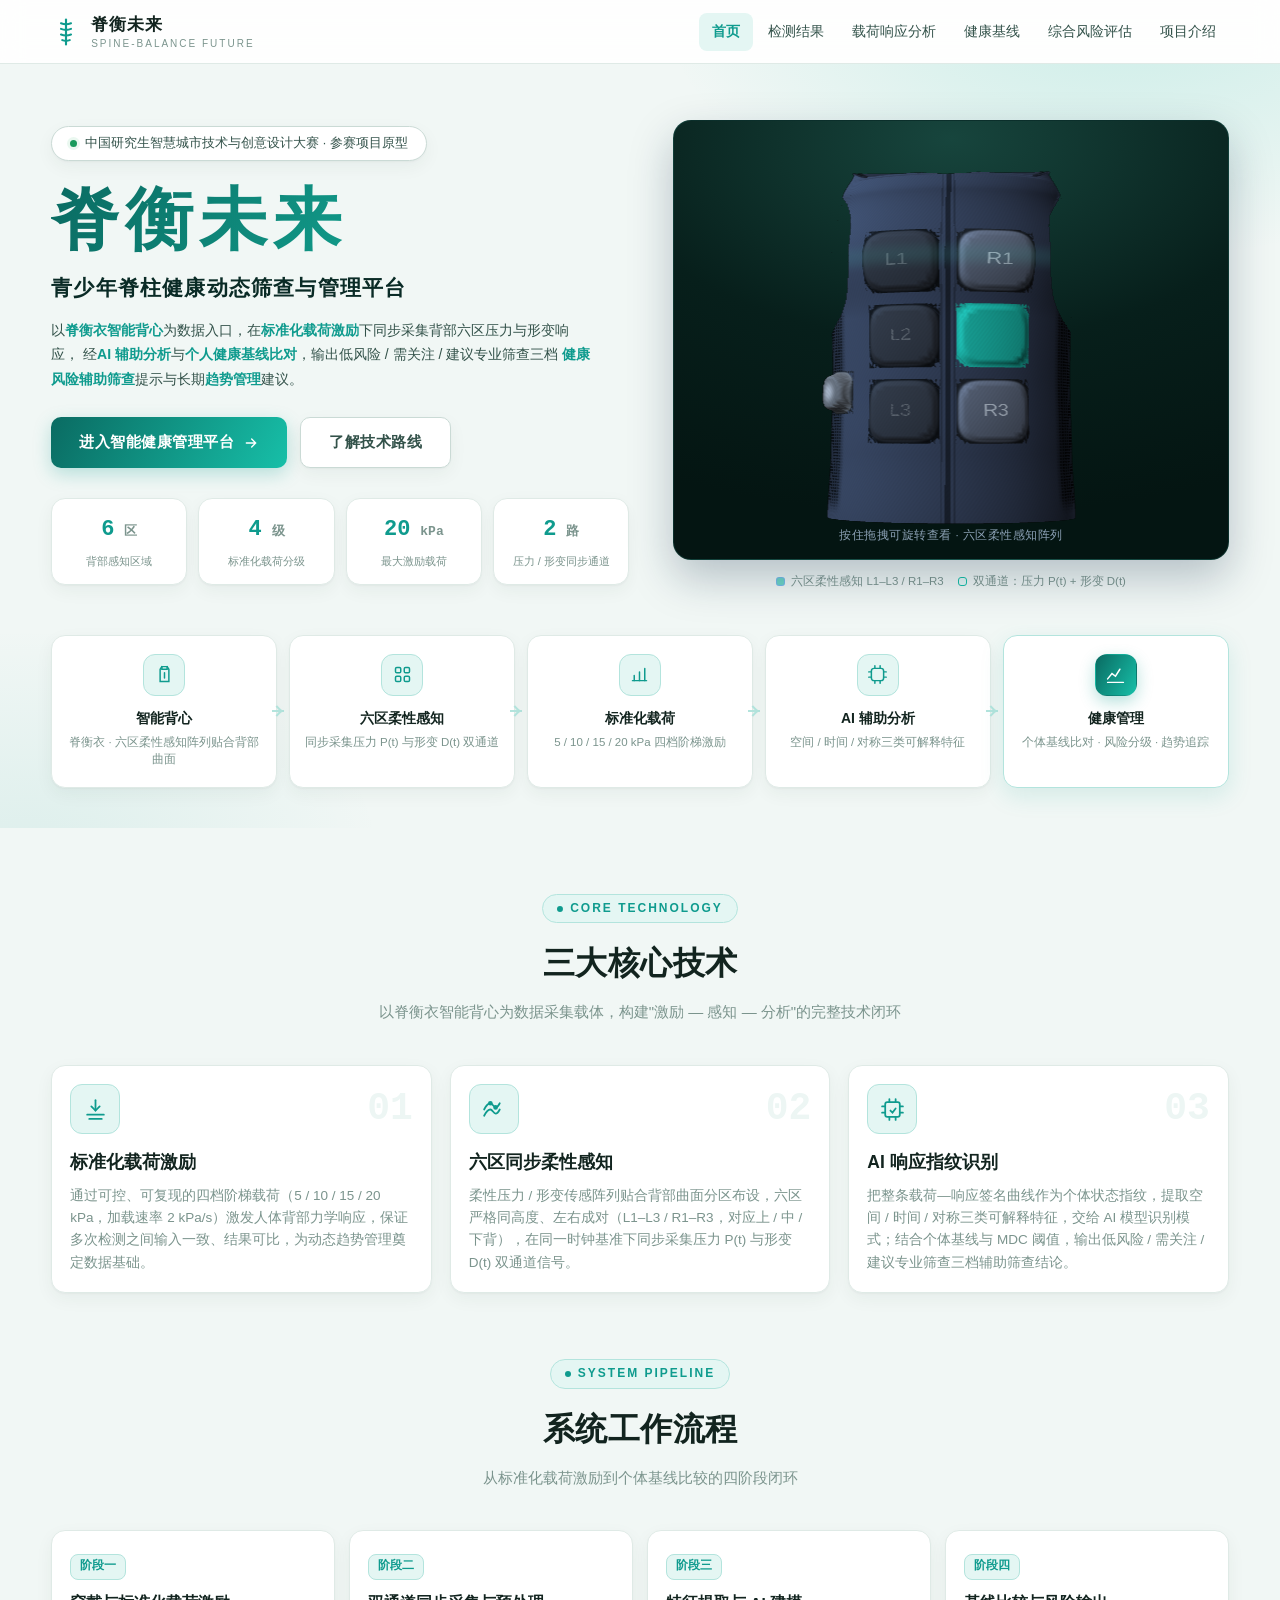
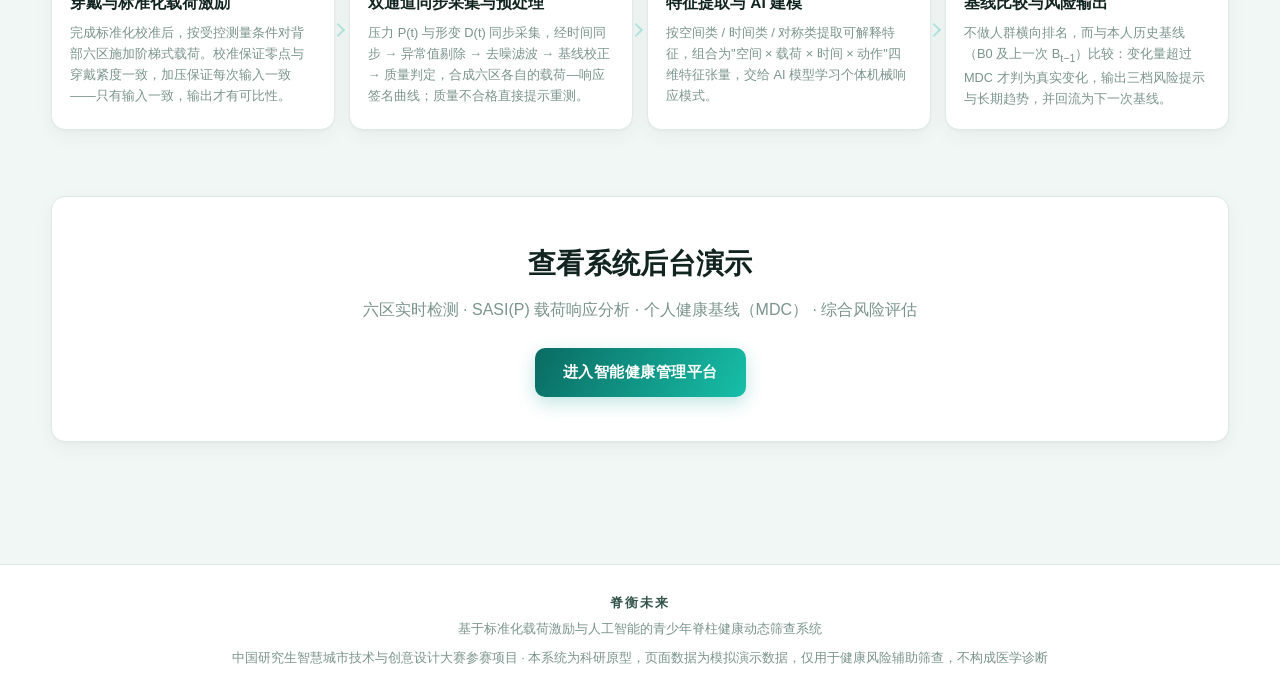
<file: index.html>
<!DOCTYPE html>
<html lang="zh-CN">
<head>
  <meta charset="UTF-8" />
  <meta name="viewport" content="width=device-width, initial-scale=1.0" />
  <title>脊衡未来 — 基于标准化载荷激励与人工智能的青少年脊柱健康动态筛查系统</title>
  <link rel="stylesheet" href="style.css?v=20261019h" />
</head>
<body data-page="home">

  <header class="nav">
    <div class="container nav-inner">
      <a class="brand" href="index.html">
        <svg viewBox="0 0 24 24" fill="none" stroke="#0f9b8e" stroke-width="1.7" stroke-linecap="round">
          <path d="M12 2v20"/><path d="M8 5c2.5 1 5.5 1 8 0"/><path d="M8 9.5c2.5 1 5.5 1 8 0"/>
          <path d="M8 14c2.5 1 5.5 1 8 0"/><path d="M9 18.5c2 .8 4 .8 6 0"/>
        </svg>
        <span><span class="brand-name">脊衡未来</span><span class="brand-sub">SPINE-BALANCE FUTURE</span></span>
      </a>
      <nav class="nav-links">
        <a href="index.html" data-page="home">首页</a>
        <a href="dashboard.html" data-page="result">检测结果</a>
        <a href="analysis.html" data-page="analysis">载荷响应分析</a>
        <a href="baseline.html" data-page="baseline">健康基线</a>
        <a href="report.html" data-page="report">综合风险评估</a>
        <a href="about.html" data-page="about">项目介绍</a>
      </nav>
      <button class="nav-toggle" aria-label="菜单"><span></span><span></span><span></span></button>
    </div>
  </header>

  <main>
    <!-- ============ 首屏：品牌 + 3D 智能背心 ============ -->
    <section class="hero2">
      <div class="container hero2-inner">
        <div class="hero2-copy">
          <div class="hero-badge"><span class="dot"></span>中国研究生智慧城市技术与创意设计大赛 · 参赛项目原型</div>
          <h1>脊衡未来</h1>
          <div class="hero2-sub">青少年脊柱健康动态筛查与管理平台</div>
          <p class="hero2-desc">
            以<b>脊衡衣智能背心</b>为数据入口，在<b>标准化载荷激励</b>下同步采集背部六区压力与形变响应，
            经<b>AI 辅助分析</b>与<b>个人健康基线比对</b>，输出低风险 / 需关注 / 建议专业筛查三档
            <b>健康风险辅助筛查</b>提示与长期<b>趋势管理</b>建议。
          </p>
          <div class="hero2-actions">
            <a class="btn" href="dashboard.html">
              进入智能健康管理平台
              <svg width="16" height="16" viewBox="0 0 24 24" fill="none" stroke="#fff" stroke-width="2" stroke-linecap="round"><path d="M5 12h14M13 6l6 6-6 6"/></svg>
            </a>
            <a class="btn ghost" href="about.html">了解技术路线</a>
          </div>
          <div class="hero2-metrics">
            <div class="stat"><div class="num" data-target="6" data-suffix=" 区"></div><div class="lbl">背部感知区域</div></div>
            <div class="stat"><div class="num" data-target="4" data-suffix=" 级"></div><div class="lbl">标准化载荷分级</div></div>
            <div class="stat"><div class="num" data-target="20" data-suffix=" kPa"></div><div class="lbl">最大激励载荷</div></div>
            <div class="stat"><div class="num" data-target="2" data-suffix=" 路"></div><div class="lbl">压力 / 形变同步通道</div></div>
          </div>
        </div>

        <div class="hero2-visual">
          <div class="vest-stage" id="vestStage">
            <canvas class="v-canvas" id="vestCanvas" role="img"
                    aria-label="六区柔性感知背心三维模型，可拖拽旋转"></canvas>
            <div class="v-hint">按住拖拽可旋转查看 · 六区柔性感知阵列</div>
          </div>
          <div class="v-legend">
            <span><i></i>六区柔性感知 L1–L3 / R1–R3</span>
            <span><i class="t"></i>双通道：压力 P(t) + 形变 D(t)</span>
          </div>
        </div>
      </div>

      <!-- 五步视觉流程 -->
      <div class="container">
        <div class="pipeline" id="pipeline">
          <div class="pipe-step">
            <div class="pi"><svg viewBox="0 0 24 24" fill="none" stroke-width="1.7" stroke-linecap="round"><path d="M9 3l-2 3v14h10V6l-2-3"/><path d="M9 3h6v3H9z"/><path d="M12 10v6"/></svg></div>
            <h4>智能背心</h4>
            <p>脊衡衣 · 六区柔性感知阵列贴合背部曲面</p>
          </div>
          <div class="pipe-step">
            <div class="pi"><svg viewBox="0 0 24 24" fill="none" stroke-width="1.7" stroke-linecap="round"><rect x="4" y="4" width="6" height="6" rx="1.5"/><rect x="14" y="4" width="6" height="6" rx="1.5"/><rect x="4" y="14" width="6" height="6" rx="1.5"/><rect x="14" y="14" width="6" height="6" rx="1.5"/></svg></div>
            <h4>六区柔性感知</h4>
            <p>同步采集压力 P(t) 与形变 D(t) 双通道</p>
          </div>
          <div class="pipe-step">
            <div class="pi"><svg viewBox="0 0 24 24" fill="none" stroke-width="1.7" stroke-linecap="round"><path d="M4 19h16"/><path d="M6 19V13"/><path d="M12 19V9"/><path d="M18 19V5"/></svg></div>
            <h4>标准化载荷</h4>
            <p>5 / 10 / 15 / 20 kPa 四档阶梯激励</p>
          </div>
          <div class="pipe-step">
            <div class="pi"><svg viewBox="0 0 24 24" fill="none" stroke-width="1.7" stroke-linecap="round"><rect x="5" y="5" width="14" height="14" rx="3"/><path d="M9 2v3M15 2v3M9 19v3M15 19v3M2 9h3M2 15h3M19 9h3M19 15h3"/></svg></div>
            <h4>AI 辅助分析</h4>
            <p>空间 / 时间 / 对称三类可解释特征</p>
          </div>
          <div class="pipe-step">
            <div class="pi"><svg viewBox="0 0 24 24" fill="none" stroke-width="1.7" stroke-linecap="round"><path d="M3 17l5-6 4 3 5-8"/><path d="M3 21h18"/></svg></div>
            <h4>健康管理</h4>
            <p>个体基线比对 · 风险分级 · 趋势追踪</p>
          </div>
        </div>
      </div>
    </section>

    <section class="section container">
      <div class="section-head reveal">
        <span class="tag">CORE TECHNOLOGY</span>
        <h2>三大核心技术</h2>
        <p>以脊衡衣智能背心为数据采集载体，构建"激励 — 感知 — 分析"的完整技术闭环</p>
      </div>
      <div class="tech-grid">
        <div class="card tech-card hoverable reveal">
          <span class="no">01</span>
          <div class="tech-icon">
            <svg viewBox="0 0 24 24" fill="none" stroke-width="1.7" stroke-linecap="round"><path d="M12 3v10"/><path d="M8 9l4 4 4-4"/><path d="M4 17h16"/><path d="M6 21h12"/></svg>
          </div>
          <h3>标准化载荷激励</h3>
          <p>通过可控、可复现的四档阶梯载荷（5 / 10 / 15 / 20 kPa，加载速率 2 kPa/s）激发人体背部力学响应，保证多次检测之间输入一致、结果可比，为动态趋势管理奠定数据基础。</p>
        </div>
        <div class="card tech-card hoverable reveal d1">
          <span class="no">02</span>
          <div class="tech-icon">
            <svg viewBox="0 0 24 24" fill="none" stroke-width="1.7" stroke-linecap="round"><path d="M3 12c2-4 4-6 6-6s3 4 5 4 3-2 4-4"/><path d="M3 18c2-4 4-6 6-6s3 4 5 4 3-2 4-4"/><circle cx="9" cy="6" r="1.4"/><circle cx="14" cy="10" r="1.4"/></svg>
          </div>
          <h3>六区同步柔性感知</h3>
          <p>柔性压力 / 形变传感阵列贴合背部曲面分区布设，六区严格同高度、左右成对（L1–L3 / R1–R3，对应上 / 中 / 下背），在同一时钟基准下同步采集压力 P(t) 与形变 D(t) 双通道信号。</p>
        </div>
        <div class="card tech-card hoverable reveal d2">
          <span class="no">03</span>
          <div class="tech-icon">
            <svg viewBox="0 0 24 24" fill="none" stroke-width="1.7" stroke-linecap="round"><rect x="5" y="5" width="14" height="14" rx="2"/><path d="M9 2v3M15 2v3M9 19v3M15 19v3M2 9h3M2 15h3M19 9h3M19 15h3"/><path d="M10 13l2 2 3-4"/></svg>
          </div>
          <h3>AI 响应指纹识别</h3>
          <p>把整条载荷—响应签名曲线作为个体状态指纹，提取空间 / 时间 / 对称三类可解释特征，交给 AI 模型识别模式；结合个体基线与 MDC 阈值，输出低风险 / 需关注 / 建议专业筛查三档辅助筛查结论。</p>
        </div>
      </div>
    </section>

    <section class="section container" style="padding-top:0">
      <div class="section-head reveal">
        <span class="tag">SYSTEM PIPELINE</span>
        <h2>系统工作流程</h2>
        <p>从标准化载荷激励到个体基线比较的四阶段闭环</p>
      </div>
      <div class="flow">
        <div class="flow-step reveal">
          <span class="fs-no">阶段一</span>
          <h4>穿戴与标准化载荷激励</h4>
          <p>完成标准化校准后，按受控测量条件对背部六区施加阶梯式载荷。校准保证零点与穿戴紧度一致，加压保证每次输入一致——只有输入一致，输出才有可比性。</p>
        </div>
        <div class="flow-step reveal d1">
          <span class="fs-no">阶段二</span>
          <h4>双通道同步采集与预处理</h4>
          <p>压力 P(t) 与形变 D(t) 同步采集，经时间同步 → 异常值剔除 → 去噪滤波 → 基线校正 → 质量判定，合成六区各自的载荷—响应签名曲线；质量不合格直接提示重测。</p>
        </div>
        <div class="flow-step reveal d2">
          <span class="fs-no">阶段三</span>
          <h4>特征提取与 AI 建模</h4>
          <p>按空间类 / 时间类 / 对称类提取可解释特征，组合为"空间 × 载荷 × 时间 × 动作"四维特征张量，交给 AI 模型学习个体机械响应模式。</p>
        </div>
        <div class="flow-step reveal d3">
          <span class="fs-no">阶段四</span>
          <h4>基线比较与风险输出</h4>
          <p>不做人群横向排名，而与本人历史基线（B0 及上一次 B<sub>t−1</sub>）比较：变化量超过 MDC 才判为真实变化，输出三档风险提示与长期趋势，并回流为下一次基线。</p>
        </div>
      </div>
    </section>

    <section class="section container" style="text-align:center;padding-top:0">
      <div class="card reveal" style="padding:44px 24px">
        <h2 style="font-size:clamp(20px,3vw,28px);margin-bottom:10px">查看系统后台演示</h2>
        <p style="color:#7b948d;margin-bottom:24px">六区实时检测 · SASI(P) 载荷响应分析 · 个人健康基线（MDC） · 综合风险评估</p>
        <a class="btn" href="dashboard.html">进入智能健康管理平台</a>
      </div>
    </section>
  </main>

  <footer class="footer">
    <div class="container">
      <div class="f-title">脊衡未来</div>
      <p>基于标准化载荷激励与人工智能的青少年脊柱健康动态筛查系统</p>
      <p style="margin-top:8px">中国研究生智慧城市技术与创意设计大赛参赛项目 · 本系统为科研原型，页面数据为模拟演示数据，仅用于健康风险辅助筛查，不构成医学诊断</p>
    </div>
  </footer>

  <script src="echarts.min.js"></script>
  <script src="script.js?v=20261019r"></script>
</body>
</html>
</file>
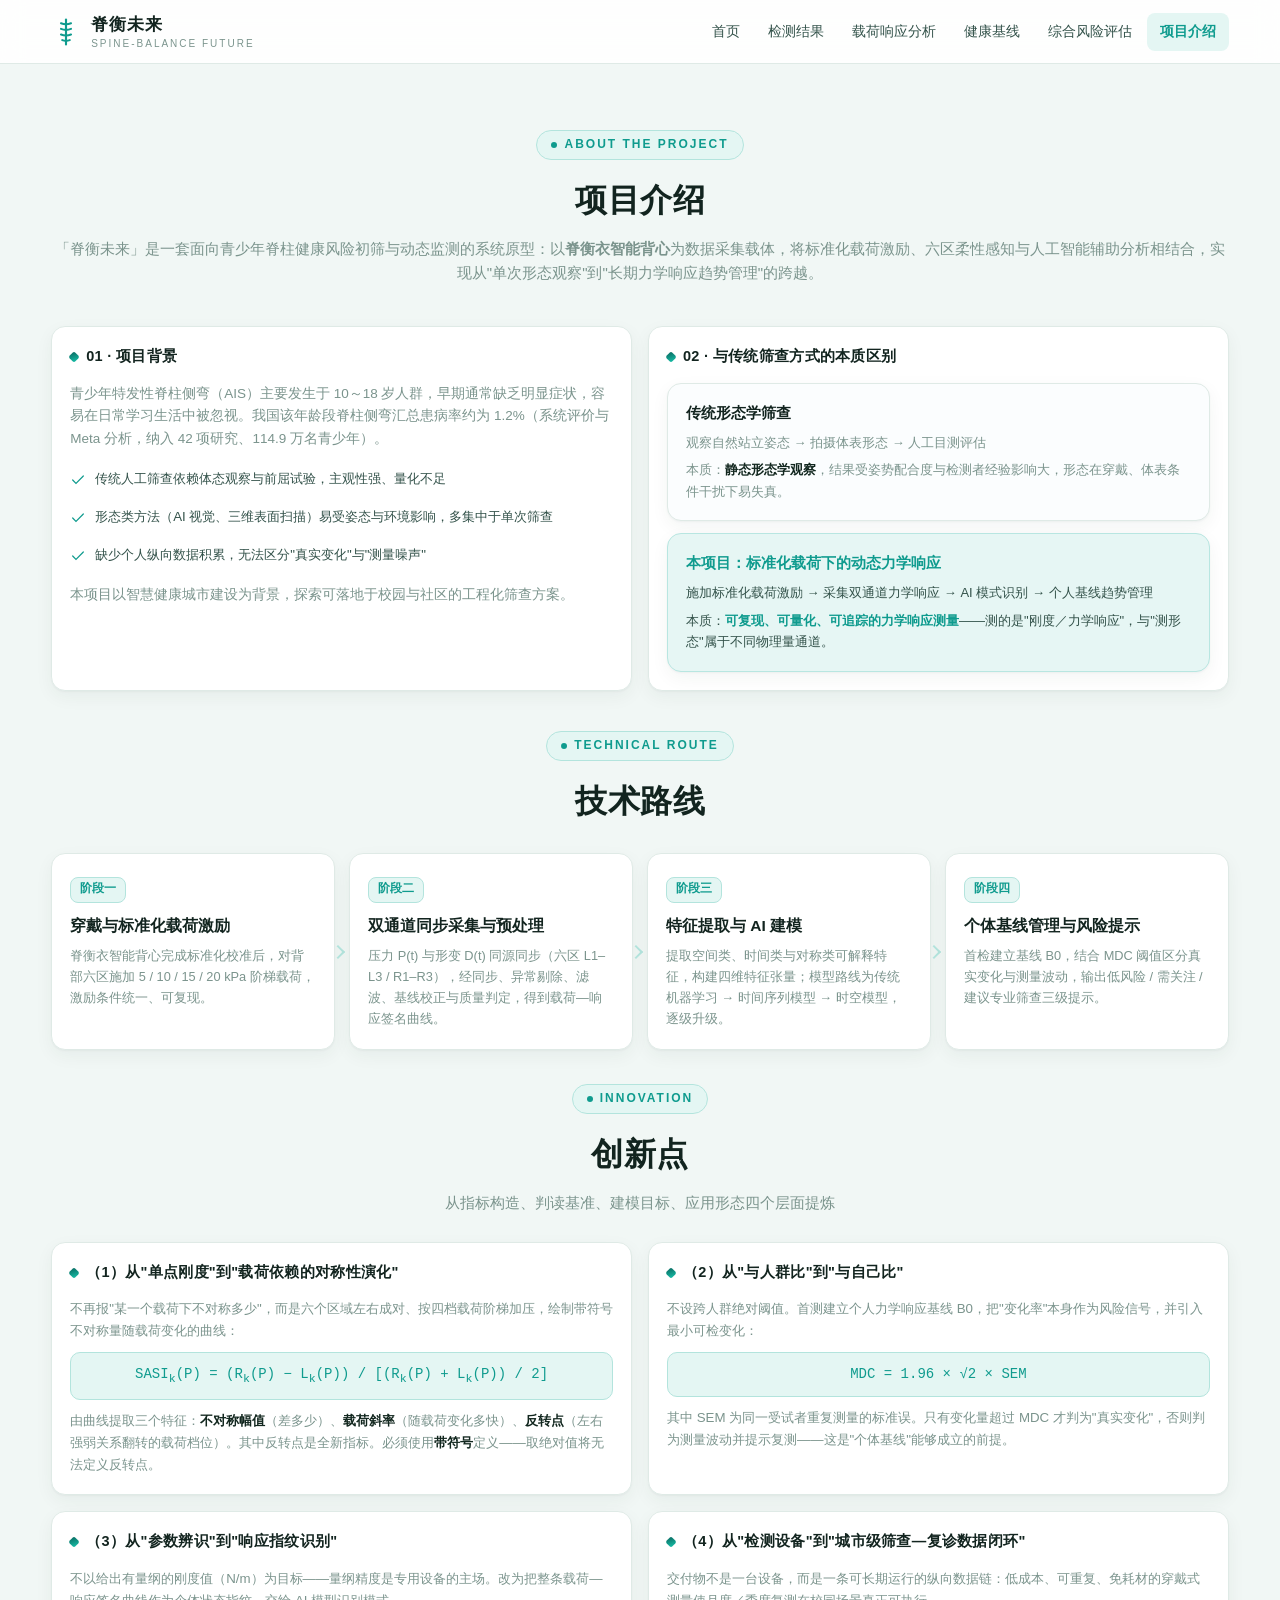
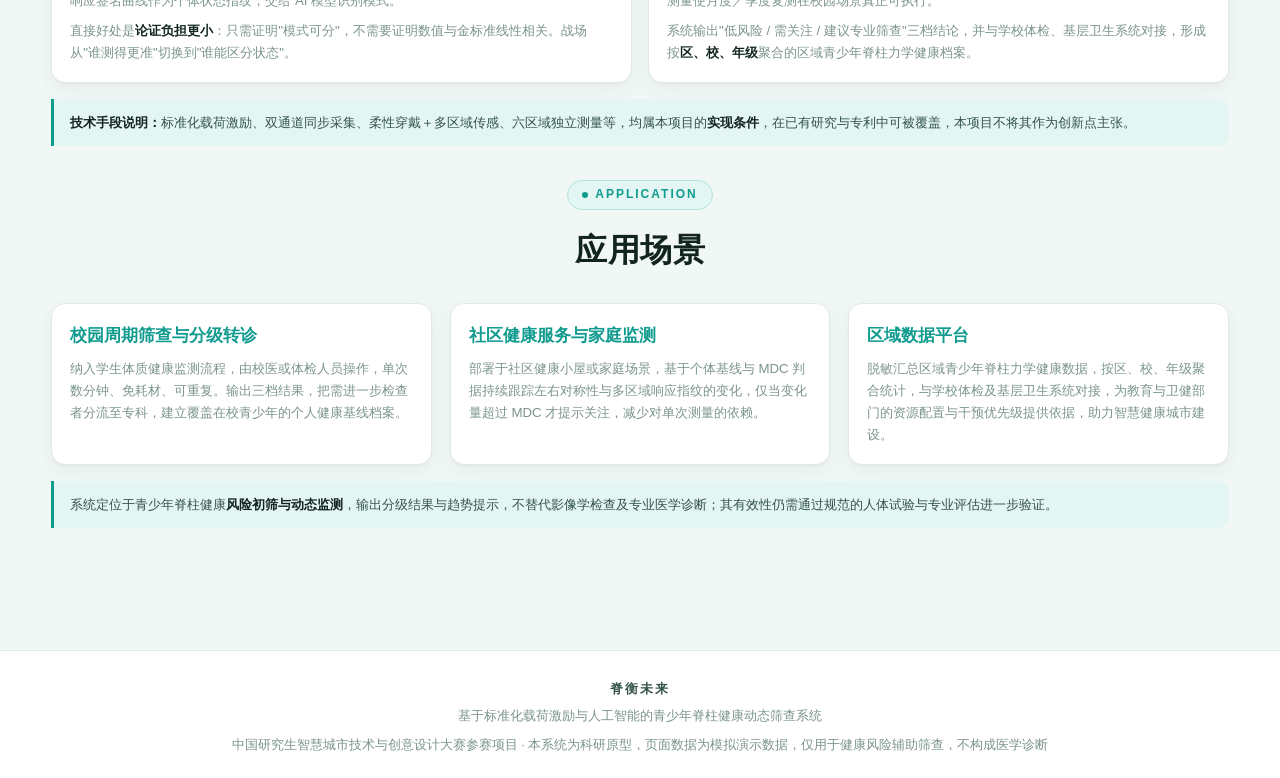
<file: about.html>
<!DOCTYPE html>
<html lang="zh-CN">
<head>
  <meta charset="UTF-8" />
  <meta name="viewport" content="width=device-width, initial-scale=1.0" />
  <title>项目介绍 — 脊衡未来</title>
  <link rel="stylesheet" href="style.css?v=20261019h" />
</head>
<body data-page="about">

  <header class="nav">
    <div class="container nav-inner">
      <a class="brand" href="index.html">
        <svg viewBox="0 0 24 24" fill="none" stroke="#0f9b8e" stroke-width="1.7" stroke-linecap="round">
          <path d="M12 2v20"/><path d="M8 5c2.5 1 5.5 1 8 0"/><path d="M8 9.5c2.5 1 5.5 1 8 0"/>
          <path d="M8 14c2.5 1 5.5 1 8 0"/><path d="M9 18.5c2 .8 4 .8 6 0"/>
        </svg>
        <span><span class="brand-name">脊衡未来</span><span class="brand-sub">SPINE-BALANCE FUTURE</span></span>
      </a>
      <nav class="nav-links">
        <a href="index.html" data-page="home">首页</a>
        <a href="dashboard.html" data-page="result">检测结果</a>
        <a href="analysis.html" data-page="analysis">载荷响应分析</a>
        <a href="baseline.html" data-page="baseline">健康基线</a>
        <a href="report.html" data-page="report">综合风险评估</a>
        <a href="about.html" data-page="about">项目介绍</a>
      </nav>
      <button class="nav-toggle" aria-label="菜单"><span></span><span></span><span></span></button>
    </div>
  </header>

  <main class="container">
    <section class="section" style="padding-bottom:0">
      <div class="section-head reveal">
        <span class="tag">ABOUT THE PROJECT</span>
        <h2>项目介绍</h2>
        <p>「脊衡未来」是一套面向青少年脊柱健康风险初筛与动态监测的系统原型：以<b>脊衡衣智能背心</b>为数据采集载体，将标准化载荷激励、六区柔性感知与人工智能辅助分析相结合，实现从"单次形态观察"到"长期力学响应趋势管理"的跨越。</p>
      </div>
    </section>

    <section class="split-2" style="padding-bottom:16px">
      <div class="card reveal">
        <div class="card-head"><span class="dot"></span><h3>01 · 项目背景</h3></div>
        <p style="font-size:13.5px;color:#7b948d">青少年特发性脊柱侧弯（AIS）主要发生于 10～18 岁人群，早期通常缺乏明显症状，容易在日常学习生活中被忽视。我国该年龄段脊柱侧弯汇总患病率约为 1.2%（系统评价与 Meta 分析，纳入 42 项研究、114.9 万名青少年）。</p>
        <ul class="advice" style="margin-top:10px">
          <li><svg viewBox="0 0 24 24" fill="none" stroke-width="1.8" stroke-linecap="round"><path d="M20 6L9 17l-5-5"/></svg>传统人工筛查依赖体态观察与前屈试验，主观性强、量化不足</li>
          <li><svg viewBox="0 0 24 24" fill="none" stroke-width="1.8" stroke-linecap="round"><path d="M20 6L9 17l-5-5"/></svg>形态类方法（AI 视觉、三维表面扫描）易受姿态与环境影响，多集中于单次筛查</li>
          <li><svg viewBox="0 0 24 24" fill="none" stroke-width="1.8" stroke-linecap="round"><path d="M20 6L9 17l-5-5"/></svg>缺少个人纵向数据积累，无法区分"真实变化"与"测量噪声"</li>
        </ul>
        <p style="font-size:13.5px;color:#7b948d;margin-top:10px">本项目以智慧健康城市建设为背景，探索可落地于校园与社区的工程化筛查方案。</p>
      </div>

      <div class="card reveal d1">
        <div class="card-head"><span class="dot"></span><h3>02 · 与传统筛查方式的本质区别</h3></div>
        <div class="card" style="background:#fbfdfe;margin-bottom:12px">
          <h4 style="font-size:14.5px;margin-bottom:6px">传统形态学筛查</h4>
          <p style="font-size:13px;color:#7b948d">观察自然站立姿态 → 拍摄体表形态 → 人工目测评估</p>
          <p style="font-size:13px;color:#7b948d;margin-top:6px">本质：<b style="color:#12271f">静态形态学观察</b>，结果受姿势配合度与检测者经验影响大，形态在穿戴、体表条件干扰下易失真。</p>
        </div>
        <div class="card" style="background:#e6f6f4;border-color:#b8e6e1">
          <h4 style="font-size:14.5px;margin-bottom:6px;color:#0f9b8e">本项目：标准化载荷下的动态力学响应</h4>
          <p style="font-size:13px;color:#33524a">施加标准化载荷激励 → 采集双通道力学响应 → AI 模式识别 → 个人基线趋势管理</p>
          <p style="font-size:13px;color:#33524a;margin-top:6px">本质：<b style="color:#0f9b8e">可复现、可量化、可追踪的力学响应测量</b>——测的是"刚度／力学响应"，与"测形态"属于不同物理量通道。</p>
        </div>
      </div>
    </section>

    <section class="section" style="padding-top:24px;padding-bottom:0">
      <div class="section-head reveal" style="margin-bottom:26px">
        <span class="tag">TECHNICAL ROUTE</span>
        <h2>技术路线</h2>
      </div>
      <div class="flow">
        <div class="flow-step reveal">
          <span class="fs-no">阶段一</span>
          <h4>穿戴与标准化载荷激励</h4>
          <p>脊衡衣智能背心完成标准化校准后，对背部六区施加 5 / 10 / 15 / 20 kPa 阶梯载荷，激励条件统一、可复现。</p>
        </div>
        <div class="flow-step reveal d1">
          <span class="fs-no">阶段二</span>
          <h4>双通道同步采集与预处理</h4>
          <p>压力 P(t) 与形变 D(t) 同源同步（六区 L1–L3 / R1–R3），经同步、异常剔除、滤波、基线校正与质量判定，得到载荷—响应签名曲线。</p>
        </div>
        <div class="flow-step reveal d2">
          <span class="fs-no">阶段三</span>
          <h4>特征提取与 AI 建模</h4>
          <p>提取空间类、时间类与对称类可解释特征，构建四维特征张量；模型路线为传统机器学习 → 时间序列模型 → 时空模型，逐级升级。</p>
        </div>
        <div class="flow-step reveal d3">
          <span class="fs-no">阶段四</span>
          <h4>个体基线管理与风险提示</h4>
          <p>首检建立基线 B0，结合 MDC 阈值区分真实变化与测量波动，输出低风险 / 需关注 / 建议专业筛查三级提示。</p>
        </div>
      </div>
    </section>

    <section class="section" style="padding-top:34px;padding-bottom:0">
      <div class="section-head reveal" style="margin-bottom:26px">
        <span class="tag">INNOVATION</span>
        <h2>创新点</h2>
        <p>从指标构造、判读基准、建模目标、应用形态四个层面提炼</p>
      </div>
      <div class="split-2">
        <div class="card reveal">
          <div class="card-head"><span class="dot"></span><h3>（1）从"单点刚度"到"载荷依赖的对称性演化"</h3></div>
          <p style="font-size:13.3px;color:#7b948d">不再报"某一个载荷下不对称多少"，而是六个区域左右成对、按四档载荷阶梯加压，绘制带符号不对称量随载荷变化的曲线：</p>
          <div class="mono" style="text-align:center;font-size:14px;color:#0f9b8e;background:#e4f6f3;border:1px solid #b3e4dd;border-radius:10px;padding:10px;margin:10px 0">
            SASI<sub>k</sub>(P) = (R<sub>k</sub>(P) − L<sub>k</sub>(P)) / [(R<sub>k</sub>(P) + L<sub>k</sub>(P)) / 2]
          </div>
          <p style="font-size:13.3px;color:#7b948d">由曲线提取三个特征：<b style="color:#12271f">不对称幅值</b>（差多少）、<b style="color:#12271f">载荷斜率</b>（随载荷变化多快）、<b style="color:#12271f">反转点</b>（左右强弱关系翻转的载荷档位）。其中反转点是全新指标。必须使用<b style="color:#12271f">带符号</b>定义——取绝对值将无法定义反转点。</p>
        </div>

        <div class="card reveal d1">
          <div class="card-head"><span class="dot"></span><h3>（2）从"与人群比"到"与自己比"</h3></div>
          <p style="font-size:13.3px;color:#7b948d">不设跨人群绝对阈值。首测建立个人力学响应基线 B0，把"变化率"本身作为风险信号，并引入最小可检变化：</p>
          <div class="mono" style="text-align:center;font-size:14px;color:#0f9b8e;background:#e4f6f3;border:1px solid #b3e4dd;border-radius:10px;padding:10px;margin:10px 0">
            MDC = 1.96 × √2 × SEM
          </div>
          <p style="font-size:13.3px;color:#7b948d">其中 SEM 为同一受试者重复测量的标准误。只有变化量超过 MDC 才判为"真实变化"，否则判为测量波动并提示复测——这是"个体基线"能够成立的前提。</p>
        </div>

        <div class="card reveal">
          <div class="card-head"><span class="dot"></span><h3>（3）从"参数辨识"到"响应指纹识别"</h3></div>
          <p style="font-size:13.3px;color:#7b948d">不以给出有量纲的刚度值（N/m）为目标——量纲精度是专用设备的主场。改为把整条载荷—响应签名曲线作为个体状态指纹，交给 AI 模型识别模式。</p>
          <p style="font-size:13.3px;color:#7b948d;margin-top:8px">直接好处是<b style="color:#12271f">论证负担更小</b>：只需证明"模式可分"，不需要证明数值与金标准线性相关。战场从"谁测得更准"切换到"谁能区分状态"。</p>
        </div>

        <div class="card reveal d1">
          <div class="card-head"><span class="dot"></span><h3>（4）从"检测设备"到"城市级筛查—复诊数据闭环"</h3></div>
          <p style="font-size:13.3px;color:#7b948d">交付物不是一台设备，而是一条可长期运行的纵向数据链：低成本、可重复、免耗材的穿戴式测量使月度／季度复测在校园场景真正可执行。</p>
          <p style="font-size:13.3px;color:#7b948d;margin-top:8px">系统输出"低风险 / 需关注 / 建议专业筛查"三档结论，并与学校体检、基层卫生系统对接，形成按<b style="color:#12271f">区、校、年级</b>聚合的区域青少年脊柱力学健康档案。</p>
        </div>
      </div>

      <div class="note reveal" style="margin-top:16px">
        <b>技术手段说明：</b>标准化载荷激励、双通道同步采集、柔性穿戴＋多区域传感、六区域独立测量等，均属本项目的<b>实现条件</b>，在已有研究与专利中可被覆盖，本项目不将其作为创新点主张。
      </div>
    </section>

    <section class="section" style="padding-top:34px">
      <div class="section-head reveal" style="margin-bottom:26px">
        <span class="tag">APPLICATION</span>
        <h2>应用场景</h2>
      </div>
      <div class="tech-grid">
        <div class="card hoverable reveal">
          <h3 style="font-size:17px;color:#0f9b8e">校园周期筛查与分级转诊</h3>
          <p style="font-size:13.3px;color:#7b948d;margin-top:8px">纳入学生体质健康监测流程，由校医或体检人员操作，单次数分钟、免耗材、可重复。输出三档结果，把需进一步检查者分流至专科，建立覆盖在校青少年的个人健康基线档案。</p>
        </div>
        <div class="card hoverable reveal d1">
          <h3 style="font-size:17px;color:#0f9b8e">社区健康服务与家庭监测</h3>
          <p style="font-size:13.3px;color:#7b948d;margin-top:8px">部署于社区健康小屋或家庭场景，基于个体基线与 MDC 判据持续跟踪左右对称性与多区域响应指纹的变化，仅当变化量超过 MDC 才提示关注，减少对单次测量的依赖。</p>
        </div>
        <div class="card hoverable reveal d2">
          <h3 style="font-size:17px;color:#0f9b8e">区域数据平台</h3>
          <p style="font-size:13.3px;color:#7b948d;margin-top:8px">脱敏汇总区域青少年脊柱力学健康数据，按区、校、年级聚合统计，与学校体检及基层卫生系统对接，为教育与卫健部门的资源配置与干预优先级提供依据，助力智慧健康城市建设。</p>
        </div>
      </div>

      <div class="note reveal" style="margin-top:16px">
        系统定位于青少年脊柱健康<b>风险初筛与动态监测</b>，输出分级结果与趋势提示，不替代影像学检查及专业医学诊断；其有效性仍需通过规范的人体试验与专业评估进一步验证。
      </div>
    </section>
  </main>

  <footer class="footer">
    <div class="container">
      <div class="f-title">脊衡未来</div>
      <p>基于标准化载荷激励与人工智能的青少年脊柱健康动态筛查系统</p>
      <p style="margin-top:8px">中国研究生智慧城市技术与创意设计大赛参赛项目 · 本系统为科研原型，页面数据为模拟演示数据，仅用于健康风险辅助筛查，不构成医学诊断</p>
    </div>
  </footer>

  <script src="echarts.min.js"></script>
  <script src="script.js?v=20261019r"></script>
</body>
</html>
</file>
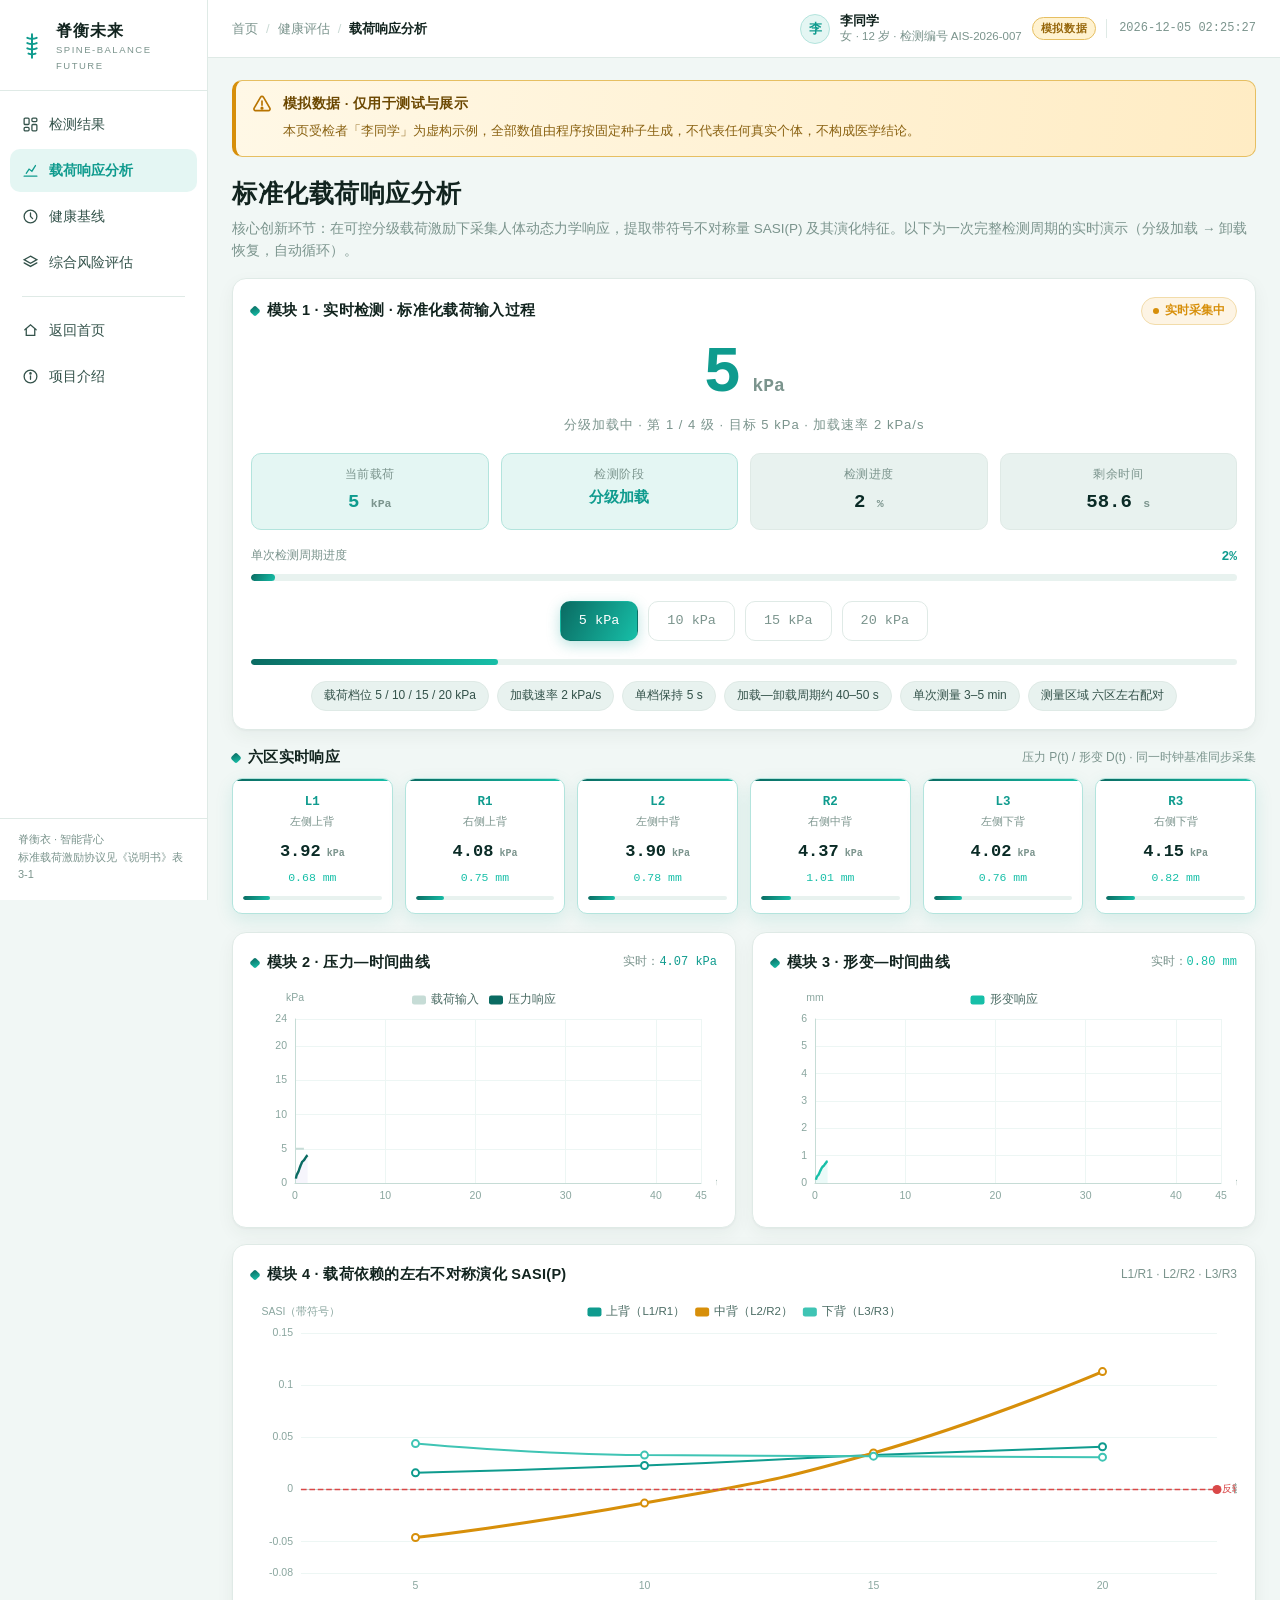
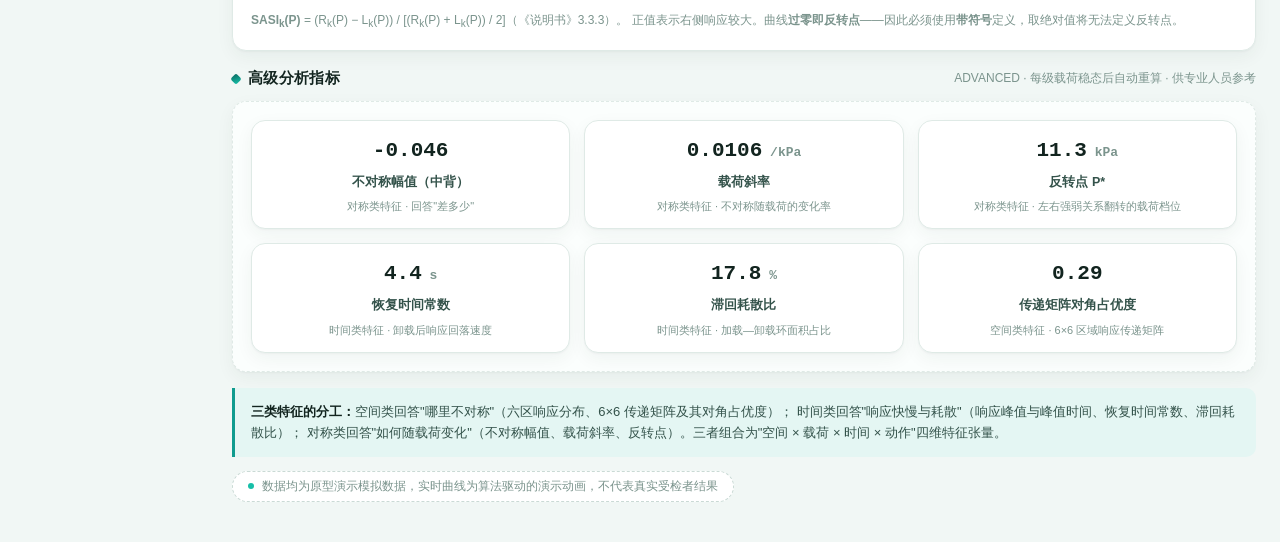
<file: analysis.html>
<!DOCTYPE html>
<html lang="zh-CN">
<head>
  <meta charset="UTF-8" />
  <meta name="viewport" content="width=device-width, initial-scale=1.0" />
  <title>载荷响应分析 — 脊衡未来</title>
  <link rel="stylesheet" href="style.css?v=20261019h" />
</head>
<body data-page="analysis">

<div class="app">
  <aside class="side">
    <div class="side-brand">
      <svg viewBox="0 0 24 24" fill="none" stroke="#0f9b8e" stroke-width="1.7" stroke-linecap="round">
        <path d="M12 2v20"/><path d="M8 5c2.5 1 5.5 1 8 0"/><path d="M8 9.5c2.5 1 5.5 1 8 0"/>
        <path d="M8 14c2.5 1 5.5 1 8 0"/><path d="M9 18.5c2 .8 4 .8 6 0"/>
      </svg>
      <span><span class="t">脊衡未来</span><span class="s">SPINE-BALANCE FUTURE</span></span>
    </div>
    <nav class="side-nav">
      <a class="side-link" href="dashboard.html" data-page="result">
        <svg viewBox="0 0 24 24" fill="none" stroke-width="1.8" stroke-linecap="round"><rect x="3" y="3" width="7" height="9" rx="1.5"/><rect x="14" y="3" width="7" height="5" rx="1.5"/><rect x="14" y="12" width="7" height="9" rx="1.5"/><rect x="3" y="16" width="7" height="5" rx="1.5"/></svg>
        检测结果
      </a>
      <a class="side-link" href="analysis.html" data-page="analysis">
        <svg viewBox="0 0 24 24" fill="none" stroke-width="1.8" stroke-linecap="round"><path d="M3 20h18"/><path d="M6 16l4-6 4 3 5-8"/></svg>
        载荷响应分析
      </a>
      <a class="side-link" href="baseline.html" data-page="baseline">
        <svg viewBox="0 0 24 24" fill="none" stroke-width="1.8" stroke-linecap="round"><circle cx="12" cy="12" r="9"/><path d="M12 7v5l3 3"/></svg>
        健康基线
      </a>
      <a class="side-link" href="report.html" data-page="report">
        <svg viewBox="0 0 24 24" fill="none" stroke-width="1.8" stroke-linecap="round"><path d="M12 3l9 5-9 5-9-5 9-5z"/><path d="M21 12.5L12 17.5 3 12.5"/></svg>
        综合风险评估
      </a>
      <div class="side-sep"></div>
      <a class="side-link" href="index.html" data-page="home">
        <svg viewBox="0 0 24 24" fill="none" stroke-width="1.8" stroke-linecap="round"><path d="M4 11l8-7 8 7"/><path d="M6 10v9h12v-9"/></svg>
        返回首页
      </a>
      <a class="side-link" href="about.html" data-page="about">
        <svg viewBox="0 0 24 24" fill="none" stroke-width="1.8" stroke-linecap="round"><circle cx="12" cy="12" r="9"/><path d="M12 11v5"/><circle cx="12" cy="7.6" r=".9" fill="currentColor"/></svg>
        项目介绍
      </a>
    </nav>
    <div class="side-foot">脊衡衣 · 智能背心<br/>标准载荷激励协议见《说明书》表 3-1</div>
  </aside>

  <div class="main">
    <header class="topbar">
      <div class="crumb"><span>首页</span><span class="sep">/</span><span>健康评估</span><span class="sep">/</span><b>载荷响应分析</b></div>
      <div class="user-chip">
        <span class="avatar">李</span>
        <span class="meta"><b>李同学</b><span>女 · 12 岁 · 检测编号 AIS-2026-007</span></span>
        <span class="sim-chip">模拟数据</span>
        <span class="clock" data-clock>--</span>
      </div>
    </header>

    <div class="content">
      <!-- 模拟数据标注：本页为虚构示例，仅用于测试展示 -->
      <div class="sim-banner" role="note">
        <svg class="sim-ico" viewBox="0 0 24 24" fill="none" stroke="currentColor" stroke-width="2" stroke-linecap="round" aria-hidden="true">
          <path d="M10.3 3.8L2.6 17a2 2 0 001.7 3h15.4a2 2 0 001.7-3L13.7 3.8a2 2 0 00-3.4 0z"/><path d="M12 8.5v5"/><circle cx="12" cy="17" r=".9" fill="currentColor"/>
        </svg>
        <div>
          <b>模拟数据 · 仅用于测试与展示</b>
          <span>本页受检者「李同学」为虚构示例，全部数值由程序按固定种子生成，不代表任何真实个体，不构成医学结论。</span>
        </div>
      </div>

      <div class="page-title reveal">
        <h1>标准化载荷响应分析</h1>
        <p>核心创新环节：在可控分级载荷激励下采集人体动态力学响应，提取带符号不对称量 SASI(P) 及其演化特征。以下为一次完整检测周期的实时演示（分级加载 → 卸载恢复，自动循环）。</p>
      </div>

      <!-- 模块 1：实时检测 -->
      <section>
        <div class="card reveal">
          <div class="card-head">
            <span class="dot"></span><h3>模块 1 · 实时检测 · 标准化载荷输入过程</h3>
            <span class="right"><span class="pill warn" style="margin:0">实时采集中</span></span>
          </div>
          <div class="load-now" id="loadNow">0<small> kPa</small></div>
          <div class="load-label" id="loadLabel">分级加载准备中…</div>

          <div class="live-tags">
            <div class="live-tag on"><div class="k">当前载荷</div><div class="v" id="liveLoad">0 <small>kPa</small></div></div>
            <div class="live-tag on"><div class="k">检测阶段</div><div class="v" id="livePhase" style="font-size:15px">分级加载</div></div>
            <div class="live-tag"><div class="k">检测进度</div><div class="v" id="liveProg">0 <small>%</small></div></div>
            <div class="live-tag"><div class="k">剩余时间</div><div class="v" id="liveRemain">-- <small>s</small></div></div>
          </div>

          <div class="live-prog">
            <div class="lp-top"><span>单次检测周期进度</span><b id="liveProgTxt">0%</b></div>
            <div class="lp-bar" id="liveProgBar"><i></i></div>
          </div>

          <div class="load-steps">
            <span class="load-step">5 kPa</span>
            <span class="load-step">10 kPa</span>
            <span class="load-step">15 kPa</span>
            <span class="load-step">20 kPa</span>
          </div>
          <div class="load-bar" id="loadBar"><i></i></div>
          <div class="param-row">
            <span>载荷档位 5 / 10 / 15 / 20 kPa</span>
            <span>加载速率 2 kPa/s</span>
            <span>单档保持 5 s</span>
            <span>加载—卸载周期约 40–50 s</span>
            <span>单次测量 3–5 min</span>
            <span>测量区域 六区左右配对</span>
          </div>
        </div>
      </section>

      <!-- 六区实时响应 -->
      <section style="margin-top:16px">
        <div class="card-head reveal" style="margin-bottom:10px">
          <span class="dot"></span>
          <h3>六区实时响应</h3>
          <span class="right">压力 P(t) / 形变 D(t) · 同一时钟基准同步采集</span>
        </div>
        <div class="live-grid" id="liveGrid"></div>
      </section>

      <!-- 模块 2 / 3 -->
      <section class="split-2" style="margin-top:16px">
        <div class="card reveal">
          <div class="card-head">
            <span class="dot"></span><h3>模块 2 · 压力—时间曲线</h3>
            <span class="right">实时：<span class="mono" id="rtPressure" style="color:#0f9b8e">--</span></span>
          </div>
          <div id="pressureChart" class="chart-sm"></div>
        </div>
        <div class="card reveal d1">
          <div class="card-head">
            <span class="dot"></span><h3>模块 3 · 形变—时间曲线</h3>
            <span class="right">实时：<span class="mono" id="rtDeform" style="color:#17bfa8">--</span></span>
          </div>
          <div id="deformChart" class="chart-sm"></div>
        </div>
      </section>

      <!-- 模块 4：SASI(P) -->
      <section style="margin-top:16px">
        <div class="card reveal">
          <div class="card-head">
            <span class="dot"></span>
            <h3>模块 4 · 载荷依赖的左右不对称演化 SASI(P)</h3>
            <span class="right">L1/R1 · L2/R2 · L3/R3</span>
          </div>
          <div id="sasiChart" class="chart"></div>
          <div class="card-note" id="sasiNote"></div>
        </div>
      </section>

      <!-- 高级分析指标 -->
      <section style="margin-top:16px">
        <div class="card-head reveal" style="margin-bottom:10px">
          <span class="dot"></span>
          <h3>高级分析指标</h3>
          <span class="right">ADVANCED · 每级载荷稳态后自动重算 · 供专业人员参考</span>
        </div>
        <div class="card adv-panel reveal">
          <div class="feat-row">
          <div class="card feat-card reveal">
            <div class="fc-val" id="fAmp">--</div>
            <div class="fc-lbl">不对称幅值（中背）</div>
            <div class="fc-note">对称类特征 · 回答"差多少"</div>
          </div>
          <div class="card feat-card reveal d1">
            <div class="fc-val" id="fSlope">--</div>
            <div class="fc-lbl">载荷斜率</div>
            <div class="fc-note">对称类特征 · 不对称随载荷的变化率</div>
          </div>
          <div class="card feat-card reveal d2">
            <div class="fc-val" id="fCross">--</div>
            <div class="fc-lbl">反转点 P*</div>
            <div class="fc-note">对称类特征 · 左右强弱关系翻转的载荷档位</div>
          </div>
          <div class="card feat-card reveal">
            <div class="fc-val" id="fRec">--</div>
            <div class="fc-lbl">恢复时间常数</div>
            <div class="fc-note">时间类特征 · 卸载后响应回落速度</div>
          </div>
          <div class="card feat-card reveal d1">
            <div class="fc-val" id="fHyst">--</div>
            <div class="fc-lbl">滞回耗散比</div>
            <div class="fc-note">时间类特征 · 加载—卸载环面积占比</div>
          </div>
          <div class="card feat-card reveal d2">
            <div class="fc-val" id="fDom">--</div>
            <div class="fc-lbl">传递矩阵对角占优度</div>
            <div class="fc-note">空间类特征 · 6×6 区域响应传递矩阵</div>
          </div>
          </div>
        </div>
        <div class="note reveal" style="margin-top:16px">
          <b>三类特征的分工：</b>空间类回答"哪里不对称"（六区响应分布、6×6 传递矩阵及其对角占优度）；
          时间类回答"响应快慢与耗散"（响应峰值与峰值时间、恢复时间常数、滞回耗散比）；
          对称类回答"如何随载荷变化"（不对称幅值、载荷斜率、反转点）。三者组合为"空间 × 载荷 × 时间 × 动作"四维特征张量。
        </div>
      </section>

      <div class="demo-tag reveal">数据均为原型演示模拟数据，实时曲线为算法驱动的演示动画，不代表真实受检者结果</div>
    </div>
  </div>
</div>

<script src="echarts.min.js"></script>
<script src="script.js?v=20261019r"></script>
</body>
</html>
</file>
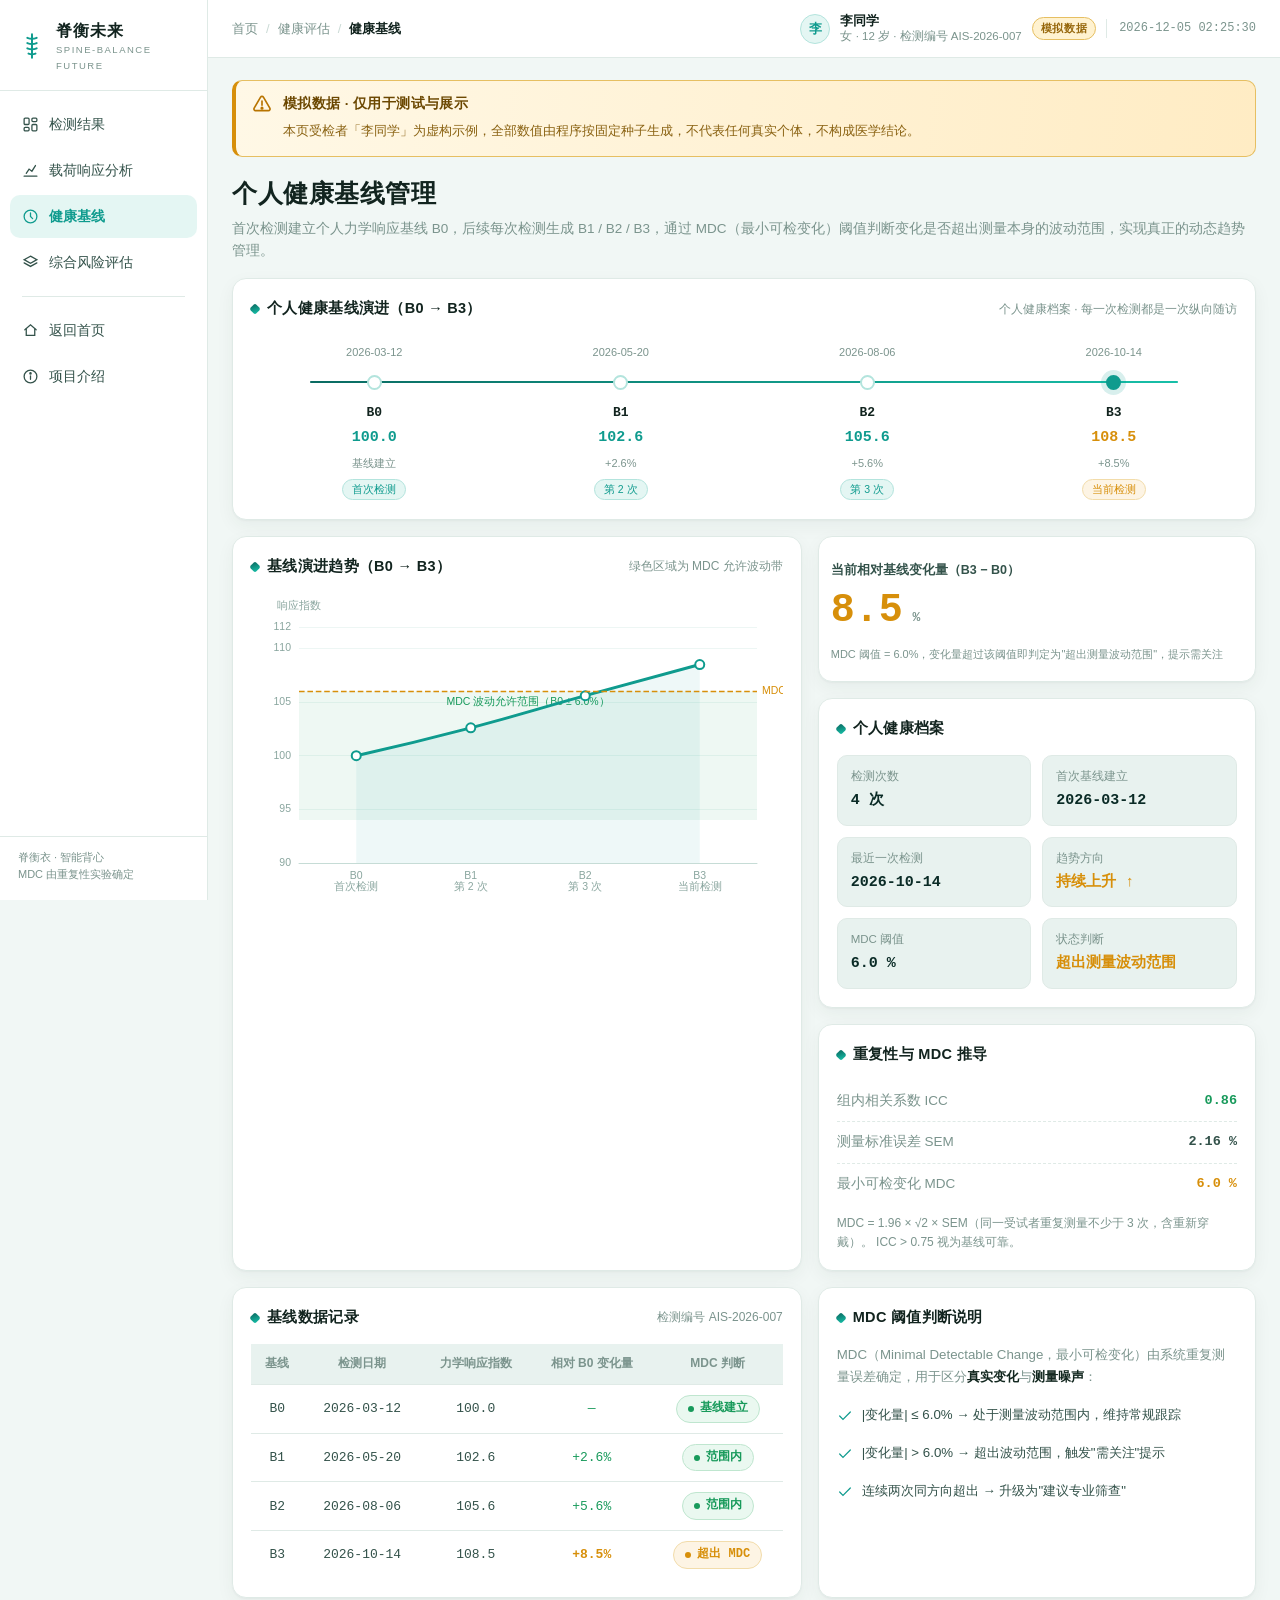
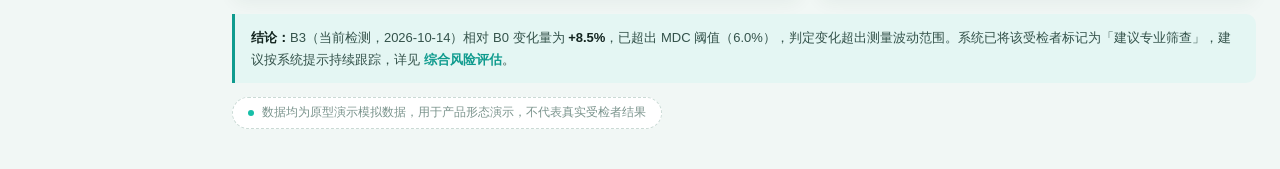
<file: baseline.html>
<!DOCTYPE html>
<html lang="zh-CN">
<head>
  <meta charset="UTF-8" />
  <meta name="viewport" content="width=device-width, initial-scale=1.0" />
  <title>健康基线 — 脊衡未来</title>
  <link rel="stylesheet" href="style.css?v=20261019h" />
</head>
<body data-page="baseline">

<div class="app">
  <aside class="side">
    <div class="side-brand">
      <svg viewBox="0 0 24 24" fill="none" stroke="#0f9b8e" stroke-width="1.7" stroke-linecap="round">
        <path d="M12 2v20"/><path d="M8 5c2.5 1 5.5 1 8 0"/><path d="M8 9.5c2.5 1 5.5 1 8 0"/>
        <path d="M8 14c2.5 1 5.5 1 8 0"/><path d="M9 18.5c2 .8 4 .8 6 0"/>
      </svg>
      <span><span class="t">脊衡未来</span><span class="s">SPINE-BALANCE FUTURE</span></span>
    </div>
    <nav class="side-nav">
      <a class="side-link" href="dashboard.html" data-page="result">
        <svg viewBox="0 0 24 24" fill="none" stroke-width="1.8" stroke-linecap="round"><rect x="3" y="3" width="7" height="9" rx="1.5"/><rect x="14" y="3" width="7" height="5" rx="1.5"/><rect x="14" y="12" width="7" height="9" rx="1.5"/><rect x="3" y="16" width="7" height="5" rx="1.5"/></svg>
        检测结果
      </a>
      <a class="side-link" href="analysis.html" data-page="analysis">
        <svg viewBox="0 0 24 24" fill="none" stroke-width="1.8" stroke-linecap="round"><path d="M3 20h18"/><path d="M6 16l4-6 4 3 5-8"/></svg>
        载荷响应分析
      </a>
      <a class="side-link" href="baseline.html" data-page="baseline">
        <svg viewBox="0 0 24 24" fill="none" stroke-width="1.8" stroke-linecap="round"><circle cx="12" cy="12" r="9"/><path d="M12 7v5l3 3"/></svg>
        健康基线
      </a>
      <a class="side-link" href="report.html" data-page="report">
        <svg viewBox="0 0 24 24" fill="none" stroke-width="1.8" stroke-linecap="round"><path d="M12 3l9 5-9 5-9-5 9-5z"/><path d="M21 12.5L12 17.5 3 12.5"/></svg>
        综合风险评估
      </a>
      <div class="side-sep"></div>
      <a class="side-link" href="index.html" data-page="home">
        <svg viewBox="0 0 24 24" fill="none" stroke-width="1.8" stroke-linecap="round"><path d="M4 11l8-7 8 7"/><path d="M6 10v9h12v-9"/></svg>
        返回首页
      </a>
      <a class="side-link" href="about.html" data-page="about">
        <svg viewBox="0 0 24 24" fill="none" stroke-width="1.8" stroke-linecap="round"><circle cx="12" cy="12" r="9"/><path d="M12 11v5"/><circle cx="12" cy="7.6" r=".9" fill="currentColor"/></svg>
        项目介绍
      </a>
    </nav>
    <div class="side-foot">脊衡衣 · 智能背心<br/>MDC 由重复性实验确定</div>
  </aside>

  <div class="main">
    <header class="topbar">
      <div class="crumb"><span>首页</span><span class="sep">/</span><span>健康评估</span><span class="sep">/</span><b>健康基线</b></div>
      <div class="user-chip">
        <span class="avatar">李</span>
        <span class="meta"><b>李同学</b><span>女 · 12 岁 · 检测编号 AIS-2026-007</span></span>
        <span class="sim-chip">模拟数据</span>
        <span class="clock" data-clock>--</span>
      </div>
    </header>

    <div class="content">
      <!-- 模拟数据标注：本页为虚构示例，仅用于测试展示 -->
      <div class="sim-banner" role="note">
        <svg class="sim-ico" viewBox="0 0 24 24" fill="none" stroke="currentColor" stroke-width="2" stroke-linecap="round" aria-hidden="true">
          <path d="M10.3 3.8L2.6 17a2 2 0 001.7 3h15.4a2 2 0 001.7-3L13.7 3.8a2 2 0 00-3.4 0z"/><path d="M12 8.5v5"/><circle cx="12" cy="17" r=".9" fill="currentColor"/>
        </svg>
        <div>
          <b>模拟数据 · 仅用于测试与展示</b>
          <span>本页受检者「李同学」为虚构示例，全部数值由程序按固定种子生成，不代表任何真实个体，不构成医学结论。</span>
        </div>
      </div>

      <div class="page-title reveal">
        <h1>个人健康基线管理</h1>
        <p>首次检测建立个人力学响应基线 B0，后续每次检测生成 B1 / B2 / B3，通过 MDC（最小可检变化）阈值判断变化是否超出测量本身的波动范围，实现真正的动态趋势管理。</p>
      </div>

      <!-- 个人健康基线演进时间轴 -->
      <section class="card reveal" style="margin-bottom:16px">
        <div class="card-head">
          <span class="dot"></span><h3>个人健康基线演进（B0 → B3）</h3>
          <span class="right">个人健康档案 · 每一次检测都是一次纵向随访</span>
        </div>
        <div class="tl">
          <div class="tl-line"><i id="tlFill"></i></div>
          <div class="tl-nodes" id="tlNodes"></div>
        </div>
      </section>

      <section class="split">
        <div class="card reveal">
          <div class="card-head">
            <span class="dot"></span><h3>基线演进趋势（B0 → B3）</h3>
            <span class="right">绿色区域为 MDC 允许波动带</span>
          </div>
          <div id="baselineChart" class="chart"></div>
        </div>

        <div style="display:flex;flex-direction:column;gap:16px">
          <div class="card metric-card reveal d1" style="text-align:left">
            <div class="mc-lbl" style="margin-bottom:6px">当前相对基线变化量（B3 − B0）</div>
            <div class="mc-val" id="deltaValue" style="font-size:40px;text-align:left;color:#d78f0a">0.0</div>
            <div class="mc-note" style="margin-top:10px">MDC 阈值 = 6.0%，变化量超过该阈值即判定为"超出测量波动范围"，提示需关注</div>
          </div>

          <div class="card reveal d2">
            <div class="card-head"><span class="dot"></span><h3>个人健康档案</h3></div>
            <div class="file-cells" id="fileCells"></div>
          </div>

          <div class="card reveal d3">
            <div class="card-head"><span class="dot"></span><h3>重复性与 MDC 推导</h3></div>
            <ul class="kv">
              <li><span class="k">组内相关系数 ICC</span><span class="v ok" id="iccVal">0.00</span></li>
              <li><span class="k">测量标准误差 SEM</span><span class="v" id="semVal">0.00 %</span></li>
              <li><span class="k">最小可检变化 MDC</span><span class="v up">6.0 %</span></li>
            </ul>
            <div class="card-note">
              MDC = 1.96 × √2 × SEM（同一受试者重复测量不少于 3 次，含重新穿戴）。
              ICC &gt; 0.75 视为基线可靠。
            </div>
          </div>
        </div>
      </section>

      <section class="split" style="margin-top:16px">
        <div class="card reveal">
          <div class="card-head">
            <span class="dot"></span><h3>基线数据记录</h3>
            <span class="right" id="blCaseId">检测编号 —</span>
          </div>
          <div style="overflow-x:auto">
            <table class="tbl">
              <thead>
                <tr><th>基线</th><th>检测日期</th><th>力学响应指数</th><th>相对 B0 变化量</th><th>MDC 判断</th></tr>
              </thead>
              <tbody id="blTableBody"></tbody>
            </table>
          </div>
        </div>

        <div class="card reveal d1">
          <div class="card-head"><span class="dot"></span><h3>MDC 阈值判断说明</h3></div>
          <p style="font-size:13.3px;color:#7b948d">
            MDC（Minimal Detectable Change，最小可检变化）由系统重复测量误差确定，用于区分<b style="color:#12271f">真实变化</b>与<b style="color:#12271f">测量噪声</b>：
          </p>
          <ul class="advice" style="margin-top:8px">
            <li><svg viewBox="0 0 24 24" fill="none" stroke-width="1.8" stroke-linecap="round"><path d="M20 6L9 17l-5-5"/></svg>|变化量| ≤ 6.0% → 处于测量波动范围内，维持常规跟踪</li>
            <li><svg viewBox="0 0 24 24" fill="none" stroke-width="1.8" stroke-linecap="round"><path d="M20 6L9 17l-5-5"/></svg>|变化量| &gt; 6.0% → 超出波动范围，触发"需关注"提示</li>
            <li><svg viewBox="0 0 24 24" fill="none" stroke-width="1.8" stroke-linecap="round"><path d="M20 6L9 17l-5-5"/></svg>连续两次同方向超出 → 升级为"建议专业筛查"</li>
          </ul>
        </div>
      </section>

      <div class="note reveal" style="margin-top:16px" id="blConcl"></div>
      <div class="demo-tag reveal">数据均为原型演示模拟数据，用于产品形态演示，不代表真实受检者结果</div>
    </div>
  </div>
</div>

<script src="echarts.min.js"></script>
<script src="script.js?v=20261019r"></script>
</body>
</html>
</file>
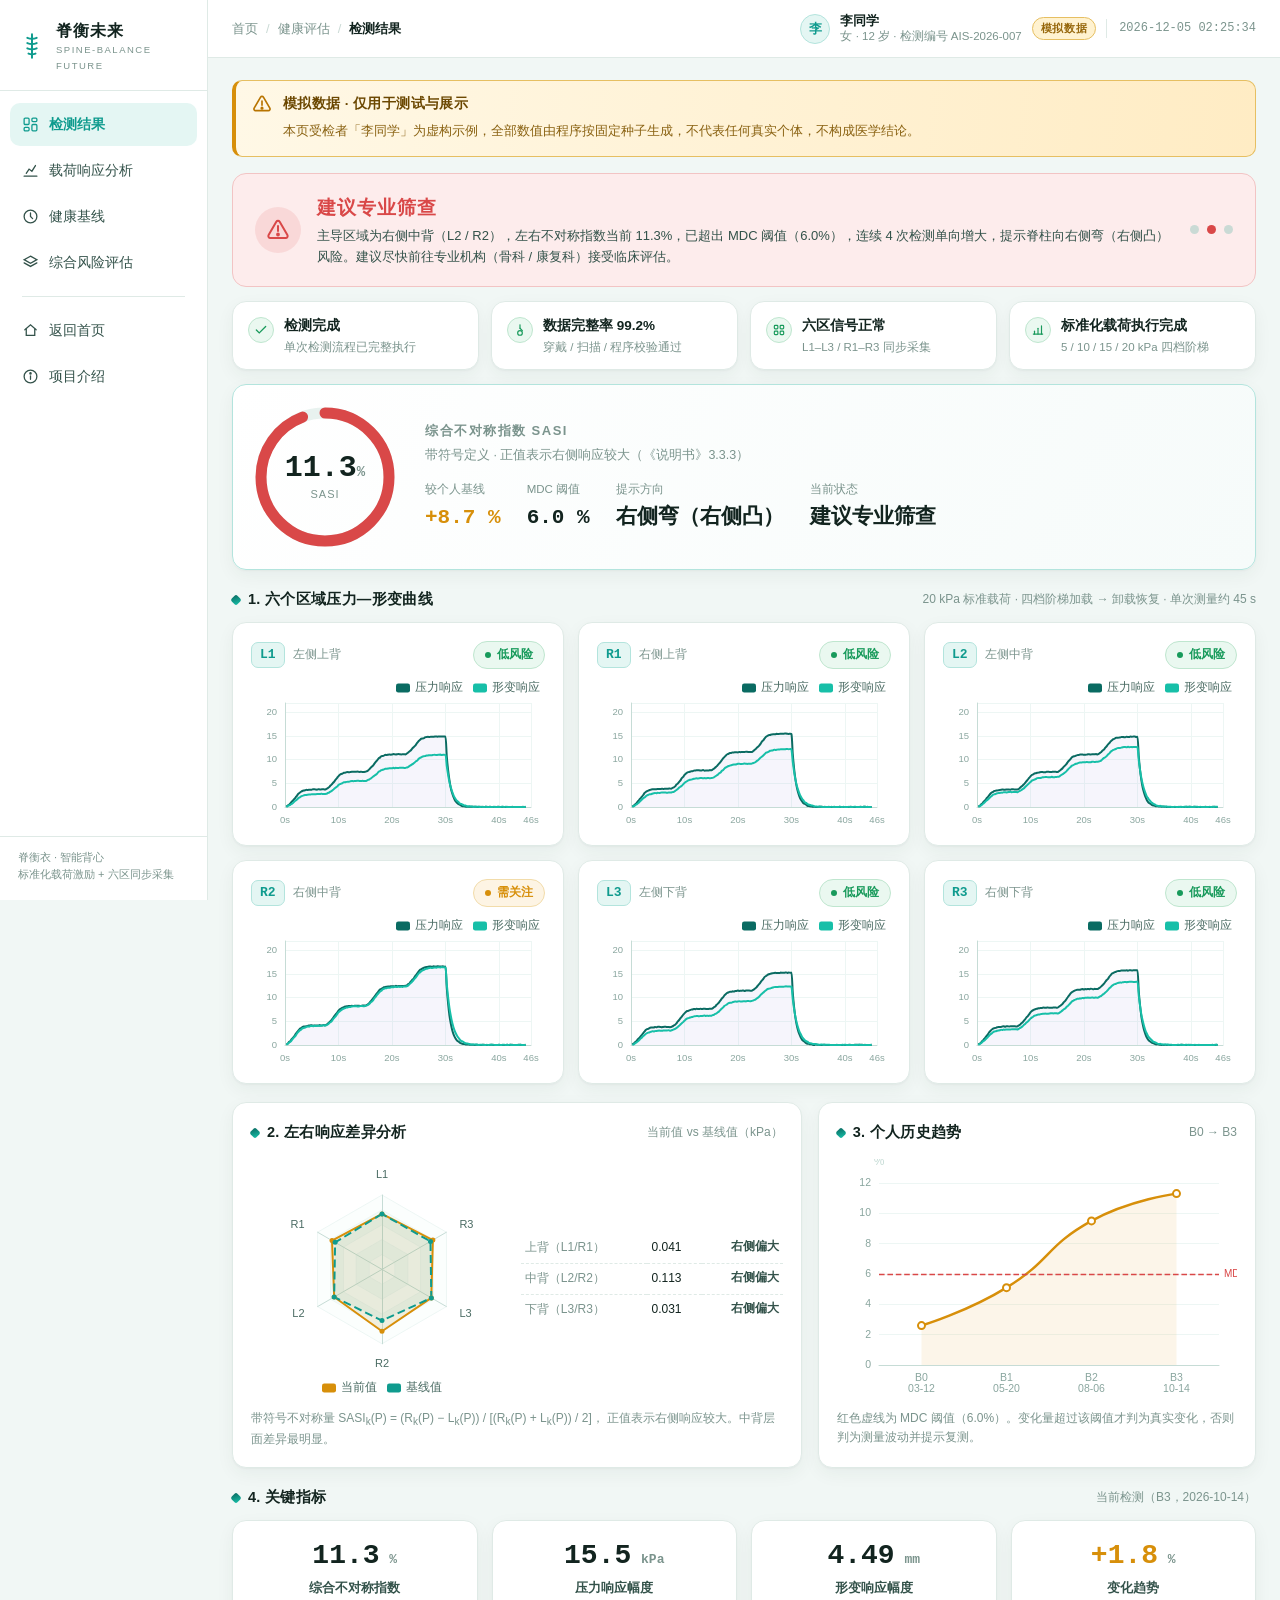
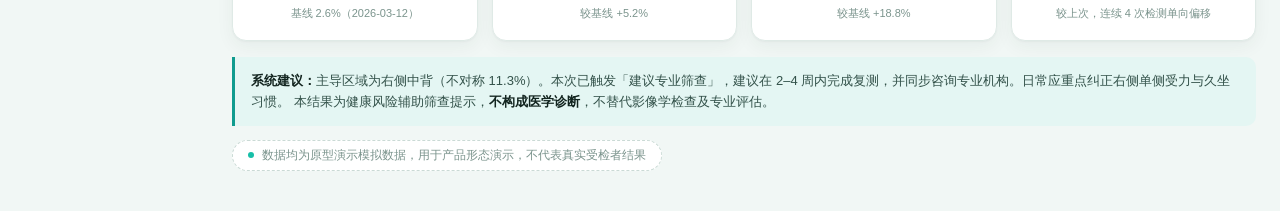
<file: dashboard.html>
<!DOCTYPE html>
<html lang="zh-CN">
<head>
  <meta charset="UTF-8" />
  <meta name="viewport" content="width=device-width, initial-scale=1.0" />
  <title>检测结果 — 脊衡未来</title>
  <link rel="stylesheet" href="style.css?v=20261019h" />
</head>
<body data-page="result">

<div class="app">
  <!-- 侧栏 -->
  <aside class="side">
    <div class="side-brand">
      <svg viewBox="0 0 24 24" fill="none" stroke="#0f9b8e" stroke-width="1.7" stroke-linecap="round">
        <path d="M12 2v20"/><path d="M8 5c2.5 1 5.5 1 8 0"/><path d="M8 9.5c2.5 1 5.5 1 8 0"/>
        <path d="M8 14c2.5 1 5.5 1 8 0"/><path d="M9 18.5c2 .8 4 .8 6 0"/>
      </svg>
      <span><span class="t">脊衡未来</span><span class="s">SPINE-BALANCE FUTURE</span></span>
    </div>
    <nav class="side-nav">
      <a class="side-link" href="dashboard.html" data-page="result">
        <svg viewBox="0 0 24 24" fill="none" stroke-width="1.8" stroke-linecap="round"><rect x="3" y="3" width="7" height="9" rx="1.5"/><rect x="14" y="3" width="7" height="5" rx="1.5"/><rect x="14" y="12" width="7" height="9" rx="1.5"/><rect x="3" y="16" width="7" height="5" rx="1.5"/></svg>
        检测结果
      </a>
      <a class="side-link" href="analysis.html" data-page="analysis">
        <svg viewBox="0 0 24 24" fill="none" stroke-width="1.8" stroke-linecap="round"><path d="M3 20h18"/><path d="M6 16l4-6 4 3 5-8"/></svg>
        载荷响应分析
      </a>
      <a class="side-link" href="baseline.html" data-page="baseline">
        <svg viewBox="0 0 24 24" fill="none" stroke-width="1.8" stroke-linecap="round"><circle cx="12" cy="12" r="9"/><path d="M12 7v5l3 3"/></svg>
        健康基线
      </a>
      <a class="side-link" href="report.html" data-page="report">
        <svg viewBox="0 0 24 24" fill="none" stroke-width="1.8" stroke-linecap="round"><path d="M12 3l9 5-9 5-9-5 9-5z"/><path d="M21 12.5L12 17.5 3 12.5"/></svg>
        综合风险评估
      </a>
      <div class="side-sep"></div>
      <a class="side-link" href="index.html" data-page="home">
        <svg viewBox="0 0 24 24" fill="none" stroke-width="1.8" stroke-linecap="round"><path d="M4 11l8-7 8 7"/><path d="M6 10v9h12v-9"/></svg>
        返回首页
      </a>
      <a class="side-link" href="about.html" data-page="about">
        <svg viewBox="0 0 24 24" fill="none" stroke-width="1.8" stroke-linecap="round"><circle cx="12" cy="12" r="9"/><path d="M12 11v5"/><circle cx="12" cy="7.6" r=".9" fill="currentColor"/></svg>
        项目介绍
      </a>
    </nav>
    <div class="side-foot">脊衡衣 · 智能背心<br/>标准化载荷激励 + 六区同步采集</div>
  </aside>

  <!-- 主区 -->
  <div class="main">
    <header class="topbar">
      <div class="crumb"><span>首页</span><span class="sep">/</span><span>健康评估</span><span class="sep">/</span><b>检测结果</b></div>
      <div class="user-chip">
        <span class="avatar">李</span>
        <span class="meta"><b>李同学</b><span>女 · 12 岁 · 检测编号 AIS-2026-007</span></span>
        <span class="sim-chip">模拟数据</span>
        <span class="clock" data-clock>--</span>
      </div>
    </header>

    <div class="content">
      <!-- 模拟数据标注：本页为虚构示例，仅用于测试展示 -->
      <div class="sim-banner" role="note">
        <svg class="sim-ico" viewBox="0 0 24 24" fill="none" stroke="currentColor" stroke-width="2" stroke-linecap="round" aria-hidden="true">
          <path d="M10.3 3.8L2.6 17a2 2 0 001.7 3h15.4a2 2 0 001.7-3L13.7 3.8a2 2 0 00-3.4 0z"/><path d="M12 8.5v5"/><circle cx="12" cy="17" r=".9" fill="currentColor"/>
        </svg>
        <div>
          <b>模拟数据 · 仅用于测试与展示</b>
          <span>本页受检者「李同学」为虚构示例，全部数值由程序按固定种子生成，不代表任何真实个体，不构成医学结论。</span>
        </div>
      </div>

      <!-- 综合状态横幅 -->
      <div class="banner warn reveal" id="resultBanner">
        <span class="b-icon">
          <svg viewBox="0 0 24 24" fill="none" stroke="currentColor" stroke-width="2" stroke-linecap="round">
            <path d="M12 8v5"/><circle cx="12" cy="16.5" r=".9" fill="currentColor"/>
            <path d="M10.3 3.8L2.6 17a2 2 0 001.7 3h15.4a2 2 0 001.7-3L13.7 3.8a2 2 0 00-3.4 0z"/>
          </svg>
        </span>
        <div>
          <h2 id="resultBannerTitle">需关注</h2>
          <p id="resultBannerText">正在根据本次检测数据生成结论…</p>
        </div>
        <div class="b-dots"><i></i><i class="on"></i><i></i></div>
      </div>

      <!-- 当前检测状态：四项校验 -->
      <section class="status-strip reveal" style="margin-top:14px" id="detStatus">
        <div class="st-item">
          <span class="st-ico"><svg viewBox="0 0 24 24" fill="none" stroke-width="2.2" stroke-linecap="round"><path d="M20 6L9 17l-5-5"/></svg></span>
          <div><b>检测完成</b><span>单次检测流程已完整执行</span></div>
        </div>
        <div class="st-item">
          <span class="st-ico"><svg viewBox="0 0 24 24" fill="none" stroke-width="2" stroke-linecap="round"><path d="M12 3v6"/><path d="M12 9l4 4"/><circle cx="12" cy="17" r="4"/></svg></span>
          <div><b id="stQualB">数据完整率 —</b><span>穿戴 / 扫描 / 程序校验通过</span></div>
        </div>
        <div class="st-item">
          <span class="st-ico"><svg viewBox="0 0 24 24" fill="none" stroke-width="2" stroke-linecap="round"><rect x="4" y="4" width="6" height="6" rx="1.4"/><rect x="14" y="4" width="6" height="6" rx="1.4"/><rect x="4" y="14" width="6" height="6" rx="1.4"/><rect x="14" y="14" width="6" height="6" rx="1.4"/></svg></span>
          <div><b>六区信号正常</b><span>L1–L3 / R1–R3 同步采集</span></div>
        </div>
        <div class="st-item">
          <span class="st-ico"><svg viewBox="0 0 24 24" fill="none" stroke-width="2" stroke-linecap="round"><path d="M4 19h16"/><path d="M6 19v-5"/><path d="M12 19V9"/><path d="M18 19V5"/></svg></span>
          <div><b>标准化载荷执行完成</b><span>5 / 10 / 15 / 20 kPa 四档阶梯</span></div>
        </div>
      </section>

      <!-- 大型核心指标卡：综合不对称指数 SASI -->
      <section class="card kpi-hero reveal" id="kpiHero" style="margin-top:14px">
        <div class="ring-wrap">
          <svg class="ring" viewBox="0 0 148 148" aria-hidden="true">
            <circle class="ring-bg" cx="74" cy="74" r="64"></circle>
            <circle class="ring-fg" id="kpiRing" cx="74" cy="74" r="64"></circle>
          </svg>
          <div class="ring-in">
            <div>
              <div class="v" id="kpiVal">--<i>%</i></div>
              <div class="u">SASI</div>
            </div>
          </div>
        </div>
        <div>
          <div class="kh-title">综合不对称指数 SASI</div>
          <div class="kh-sub">带符号定义 · 正值表示右侧响应较大（《说明书》3.3.3）</div>
          <div class="kh-row">
            <div class="kh-cell"><div class="k">较个人基线</div><div class="n up" id="kpiDelta">--</div></div>
            <div class="kh-cell"><div class="k">MDC 阈值</div><div class="n" id="kpiMdc">--</div></div>
            <div class="kh-cell"><div class="k">提示方向</div><div class="n" id="kpiBend">--</div></div>
            <div class="kh-cell"><div class="k">当前状态</div><div class="n" id="kpiStatus">--</div></div>
          </div>
        </div>
      </section>

      <!-- ① 六区压力—形变曲线 -->
      <section style="margin-top:18px">
        <div class="card-head reveal" style="margin-bottom:10px">
          <span class="dot"></span>
          <h3>1. 六个区域压力—形变曲线</h3>
          <span class="right">20 kPa 标准载荷 · 四档阶梯加载 → 卸载恢复 · 单次测量约 45 s</span>
        </div>
        <div class="grid-6" id="regionGrid"></div>
      </section>

      <!-- ② 左右响应差异 ③ 个人历史趋势 -->
      <section class="split" style="margin-top:18px">
        <div class="card reveal">
          <div class="card-head">
            <span class="dot"></span>
            <h3>2. 左右响应差异分析</h3>
            <span class="right">当前值 vs 基线值（kPa）</span>
          </div>
          <div class="split-2" style="gap:8px;align-items:center">
            <div id="radarChart" class="chart-md"></div>
            <table class="mini-tbl" id="regionTbl"></table>
          </div>
          <div class="card-note">
            带符号不对称量 SASI<sub>k</sub>(P) = (R<sub>k</sub>(P) − L<sub>k</sub>(P)) / [(R<sub>k</sub>(P) + L<sub>k</sub>(P)) / 2]，
            正值表示右侧响应较大。中背层面差异最明显。
          </div>
        </div>

        <div class="card reveal d1">
          <div class="card-head">
            <span class="dot"></span>
            <h3>3. 个人历史趋势</h3>
            <span class="right">B0 → B3</span>
          </div>
          <div id="historyChart" class="chart-md"></div>
          <div class="card-note">红色虚线为 MDC 阈值（6.0%）。变化量超过该阈值才判为真实变化，否则判为测量波动并提示复测。</div>
        </div>
      </section>

      <!-- ④ 关键指标 -->
      <section style="margin-top:18px">
        <div class="card-head reveal" style="margin-bottom:10px">
          <span class="dot"></span>
          <h3>4. 关键指标</h3>
          <span class="right">当前检测（B3，2026-10-14）</span>
        </div>
        <div class="metric-row">
          <div class="card metric-card reveal">
            <div class="mc-val" id="mAsym">--</div>
            <div class="mc-lbl">综合不对称指数</div>
            <div class="mc-note" id="mAsymNote">—</div>
          </div>
          <div class="card metric-card reveal d1">
            <div class="mc-val" id="mPress">--</div>
            <div class="mc-lbl">压力响应幅度</div>
            <div class="mc-note" id="mPressNote">—</div>
          </div>
          <div class="card metric-card reveal d2">
            <div class="mc-val" id="mDeform">--</div>
            <div class="mc-lbl">形变响应幅度</div>
            <div class="mc-note" id="mDeformNote">—</div>
          </div>
          <div class="card metric-card reveal d3">
            <div class="mc-val" id="mTrend">--</div>
            <div class="mc-lbl">变化趋势</div>
            <div class="mc-note" id="mTrendNote">—</div>
          </div>
        </div>
      </section>

      <div class="note reveal" style="margin-top:16px">
        <b>系统建议：</b><span id="dashAdvice">正在根据本次检测数据生成…</span>
        本结果为健康风险辅助筛查提示，<b>不构成医学诊断</b>，不替代影像学检查及专业评估。
      </div>
      <div class="demo-tag reveal">数据均为原型演示模拟数据，用于产品形态演示，不代表真实受检者结果</div>
    </div>
  </div>
</div>

<script src="echarts.min.js"></script>
<script src="script.js?v=20261019r"></script>
</body>
</html>
</file>
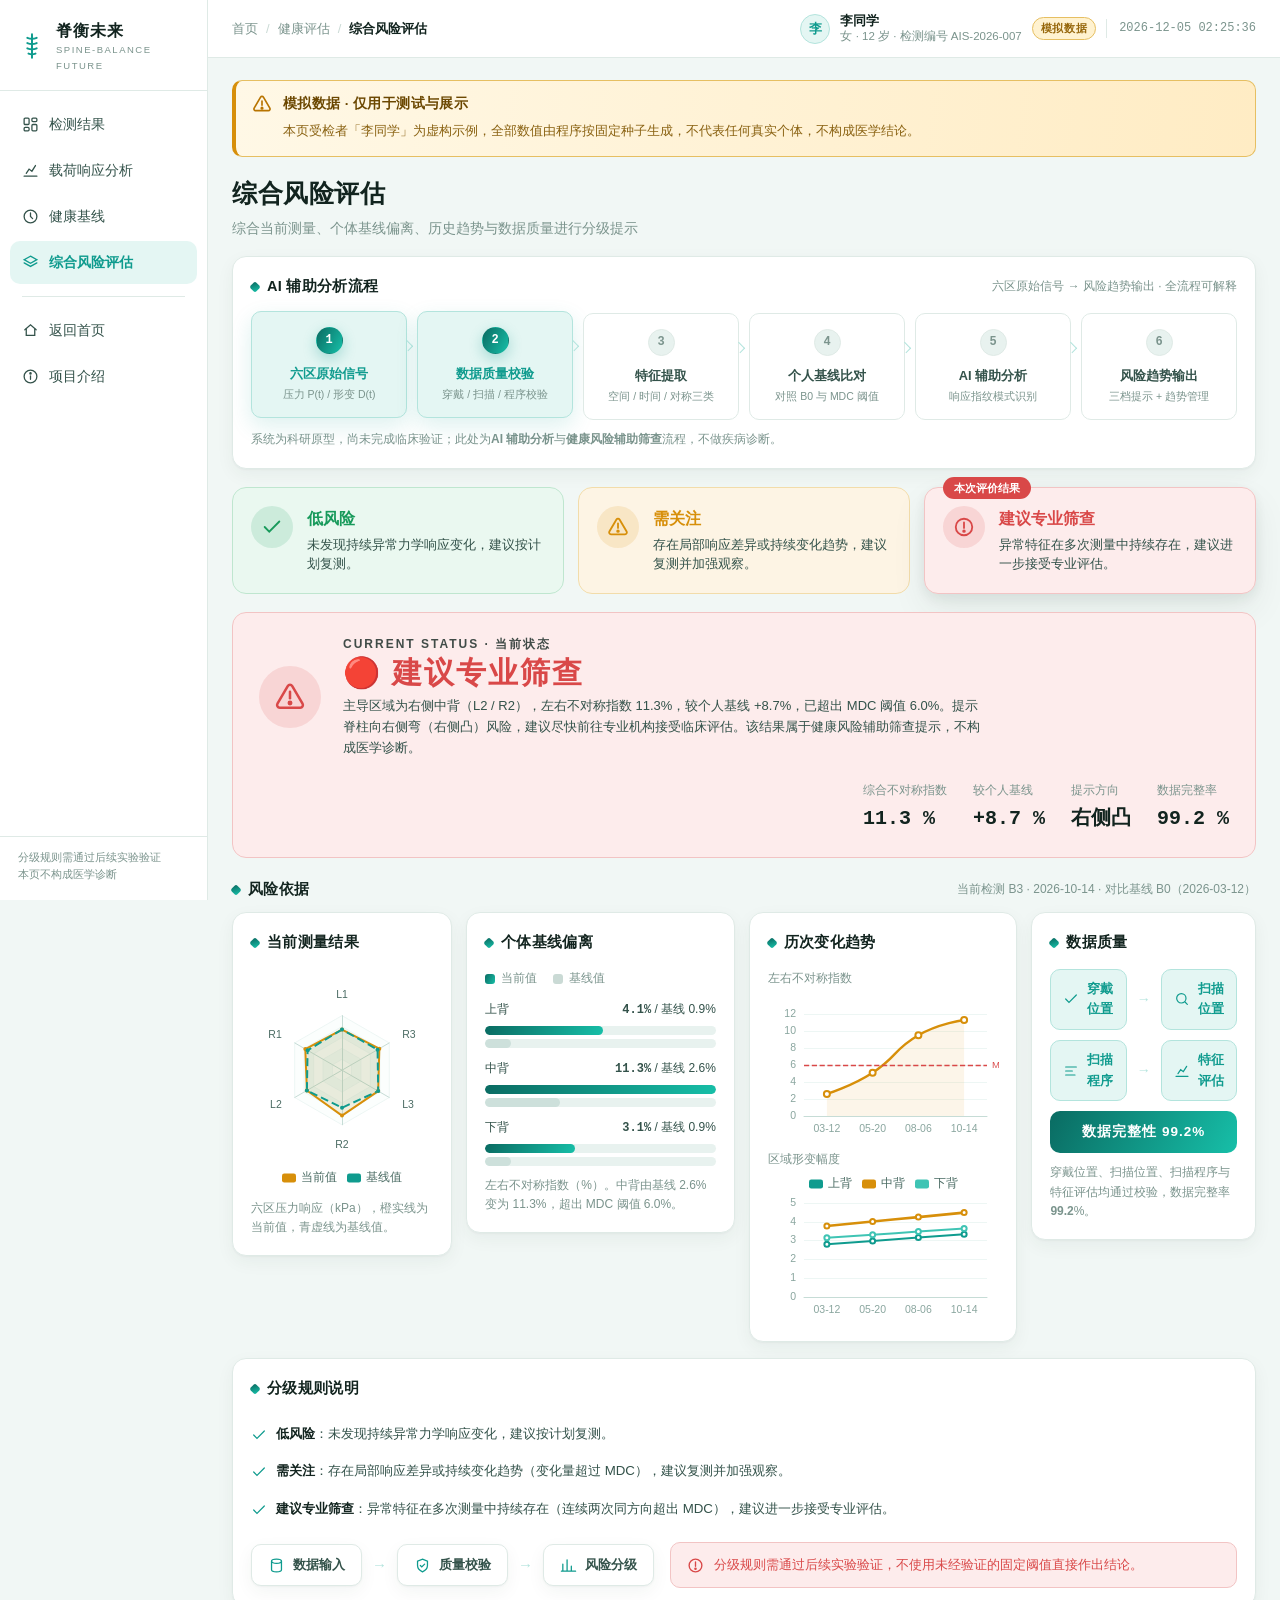
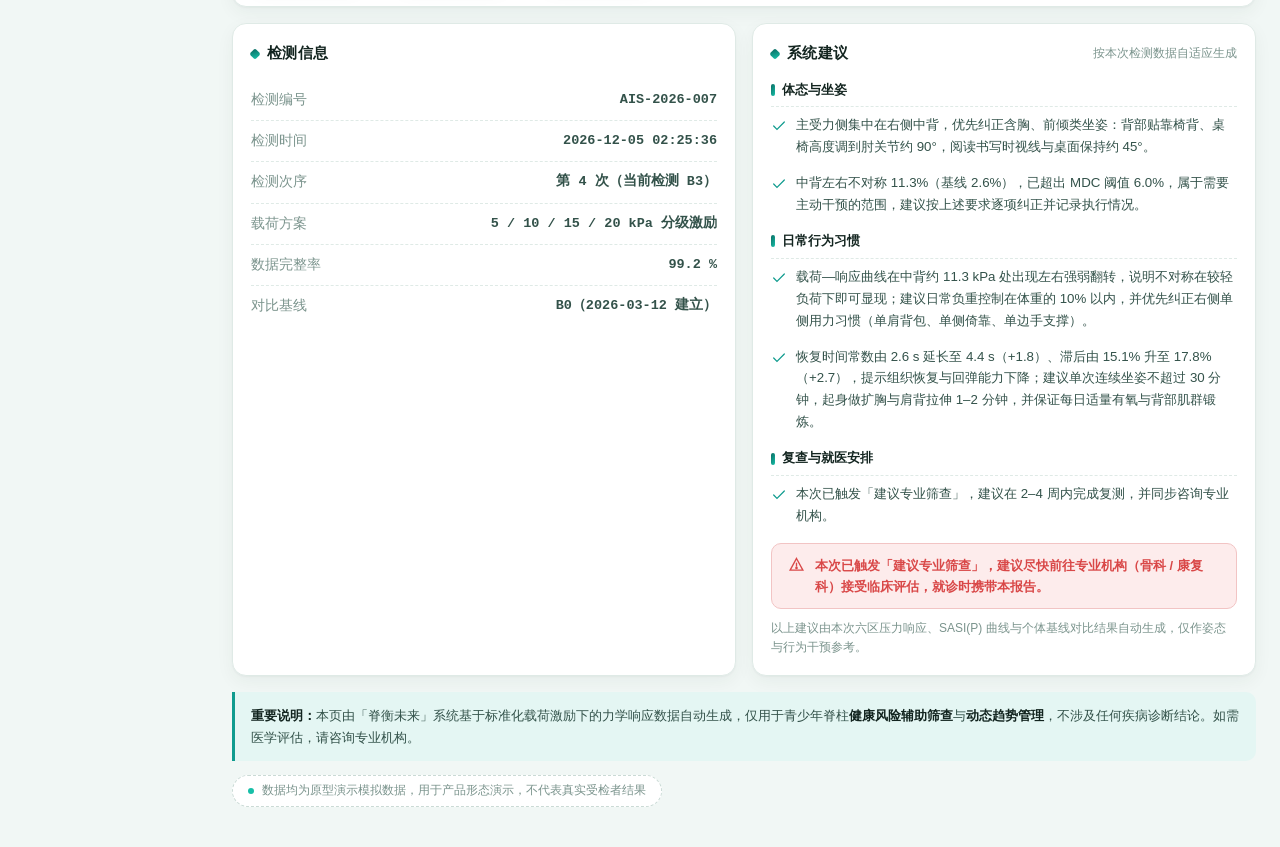
<file: report.html>
<!DOCTYPE html>
<html lang="zh-CN">
<head>
  <meta charset="UTF-8" />
  <meta name="viewport" content="width=device-width, initial-scale=1.0" />
  <title>综合风险评估 — 脊衡未来</title>
  <link rel="stylesheet" href="style.css?v=20261019h" />
</head>
<body data-page="report">

<div class="app">
  <aside class="side">
    <div class="side-brand">
      <svg viewBox="0 0 24 24" fill="none" stroke="#0f9b8e" stroke-width="1.7" stroke-linecap="round">
        <path d="M12 2v20"/><path d="M8 5c2.5 1 5.5 1 8 0"/><path d="M8 9.5c2.5 1 5.5 1 8 0"/>
        <path d="M8 14c2.5 1 5.5 1 8 0"/><path d="M9 18.5c2 .8 4 .8 6 0"/>
      </svg>
      <span><span class="t">脊衡未来</span><span class="s">SPINE-BALANCE FUTURE</span></span>
    </div>
    <nav class="side-nav">
      <a class="side-link" href="dashboard.html" data-page="result">
        <svg viewBox="0 0 24 24" fill="none" stroke-width="1.8" stroke-linecap="round"><rect x="3" y="3" width="7" height="9" rx="1.5"/><rect x="14" y="3" width="7" height="5" rx="1.5"/><rect x="14" y="12" width="7" height="9" rx="1.5"/><rect x="3" y="16" width="7" height="5" rx="1.5"/></svg>
        检测结果
      </a>
      <a class="side-link" href="analysis.html" data-page="analysis">
        <svg viewBox="0 0 24 24" fill="none" stroke-width="1.8" stroke-linecap="round"><path d="M3 20h18"/><path d="M6 16l4-6 4 3 5-8"/></svg>
        载荷响应分析
      </a>
      <a class="side-link" href="baseline.html" data-page="baseline">
        <svg viewBox="0 0 24 24" fill="none" stroke-width="1.8" stroke-linecap="round"><circle cx="12" cy="12" r="9"/><path d="M12 7v5l3 3"/></svg>
        健康基线
      </a>
      <a class="side-link" href="report.html" data-page="report">
        <svg viewBox="0 0 24 24" fill="none" stroke-width="1.8" stroke-linecap="round"><path d="M12 3l9 5-9 5-9-5 9-5z"/><path d="M21 12.5L12 17.5 3 12.5"/></svg>
        综合风险评估
      </a>
      <div class="side-sep"></div>
      <a class="side-link" href="index.html" data-page="home">
        <svg viewBox="0 0 24 24" fill="none" stroke-width="1.8" stroke-linecap="round"><path d="M4 11l8-7 8 7"/><path d="M6 10v9h12v-9"/></svg>
        返回首页
      </a>
      <a class="side-link" href="about.html" data-page="about">
        <svg viewBox="0 0 24 24" fill="none" stroke-width="1.8" stroke-linecap="round"><circle cx="12" cy="12" r="9"/><path d="M12 11v5"/><circle cx="12" cy="7.6" r=".9" fill="currentColor"/></svg>
        项目介绍
      </a>
    </nav>
    <div class="side-foot">分级规则需通过后续实验验证<br/>本页不构成医学诊断</div>
  </aside>

  <div class="main">
    <header class="topbar">
      <div class="crumb"><span>首页</span><span class="sep">/</span><span>健康评估</span><span class="sep">/</span><b>综合风险评估</b></div>
      <div class="user-chip">
        <span class="avatar">李</span>
        <span class="meta"><b>李同学</b><span>女 · 12 岁 · 检测编号 AIS-2026-007</span></span>
        <span class="sim-chip">模拟数据</span>
        <span class="clock" data-clock>--</span>
      </div>
    </header>

    <div class="content">
      <!-- 模拟数据标注：本页为虚构示例，仅用于测试展示 -->
      <div class="sim-banner" role="note">
        <svg class="sim-ico" viewBox="0 0 24 24" fill="none" stroke="currentColor" stroke-width="2" stroke-linecap="round" aria-hidden="true">
          <path d="M10.3 3.8L2.6 17a2 2 0 001.7 3h15.4a2 2 0 001.7-3L13.7 3.8a2 2 0 00-3.4 0z"/><path d="M12 8.5v5"/><circle cx="12" cy="17" r=".9" fill="currentColor"/>
        </svg>
        <div>
          <b>模拟数据 · 仅用于测试与展示</b>
          <span>本页受检者「李同学」为虚构示例，全部数值由程序按固定种子生成，不代表任何真实个体，不构成医学结论。</span>
        </div>
      </div>

      <div class="page-title reveal">
        <h1>综合风险评估</h1>
        <p>综合当前测量、个体基线偏离、历史趋势与数据质量进行分级提示</p>
      </div>

      <!-- AI 辅助分析流程 -->
      <section class="card reveal" style="margin-bottom:18px">
        <div class="card-head">
          <span class="dot"></span><h3>AI 辅助分析流程</h3>
          <span class="right">六区原始信号 → 风险趋势输出 · 全流程可解释</span>
        </div>
        <div class="ai-flow" id="aiFlow">
          <div class="ai-step"><div class="ai-no">1</div><h4>六区原始信号</h4><p>压力 P(t) / 形变 D(t)</p></div>
          <div class="ai-step"><div class="ai-no">2</div><h4>数据质量校验</h4><p>穿戴 / 扫描 / 程序校验</p></div>
          <div class="ai-step"><div class="ai-no">3</div><h4>特征提取</h4><p>空间 / 时间 / 对称三类</p></div>
          <div class="ai-step"><div class="ai-no">4</div><h4>个人基线比对</h4><p>对照 B0 与 MDC 阈值</p></div>
          <div class="ai-step"><div class="ai-no">5</div><h4>AI 辅助分析</h4><p>响应指纹模式识别</p></div>
          <div class="ai-step"><div class="ai-no">6</div><h4>风险趋势输出</h4><p>三档提示 + 趋势管理</p></div>
        </div>
        <div class="card-note">系统为科研原型，尚未完成临床验证；此处为<b>AI 辅助分析</b>与<b>健康风险辅助筛查</b>流程，不做疾病诊断。</div>
      </section>

      <!-- 三级风险 -->
      <section class="risk-row">
        <div class="risk-card ok reveal">
          <span class="rc-icon">
            <svg viewBox="0 0 24 24" fill="none" stroke="currentColor" stroke-width="2" stroke-linecap="round"><path d="M20 6L9 17l-5-5"/></svg>
          </span>
          <div>
            <div class="rc-title">低风险</div>
            <div class="rc-desc">未发现持续异常力学响应变化，建议按计划复测。</div>
          </div>
        </div>

        <div class="risk-card warn current reveal d1">
          <span class="flag">本次评价结果</span>
          <span class="rc-icon">
            <svg viewBox="0 0 24 24" fill="none" stroke="currentColor" stroke-width="2" stroke-linecap="round"><path d="M12 8v5"/><circle cx="12" cy="16.5" r=".9" fill="currentColor"/><path d="M10.3 3.8L2.6 17a2 2 0 001.7 3h15.4a2 2 0 001.7-3L13.7 3.8a2 2 0 00-3.4 0z"/></svg>
          </span>
          <div>
            <div class="rc-title">需关注</div>
            <div class="rc-desc">存在局部响应差异或持续变化趋势，建议复测并加强观察。</div>
          </div>
        </div>

        <div class="risk-card risk reveal d2">
          <span class="rc-icon">
            <svg viewBox="0 0 24 24" fill="none" stroke="currentColor" stroke-width="2" stroke-linecap="round"><circle cx="12" cy="12" r="9"/><path d="M12 7v6"/><circle cx="12" cy="16.5" r=".9" fill="currentColor"/></svg>
          </span>
          <div>
            <div class="rc-title">建议专业筛查</div>
            <div class="rc-desc">异常特征在多次测量中持续存在，建议进一步接受专业评估。</div>
          </div>
        </div>
      </section>

      <!-- 当前状态大卡 -->
      <section class="status-hero warn reveal" id="statusHero" style="margin-top:18px">
        <span class="sh-ico">
          <svg viewBox="0 0 24 24" fill="none" stroke="currentColor" stroke-width="1.9" stroke-linecap="round"><path d="M12 8v5"/><circle cx="12" cy="16.5" r=".9" fill="currentColor"/><path d="M10.3 3.8L2.6 17a2 2 0 001.7 3h15.4a2 2 0 001.7-3L13.7 3.8a2 2 0 00-3.4 0z"/></svg>
        </span>
        <div>
          <div class="sh-t">CURRENT STATUS · 当前状态</div>
          <div class="sh-v" id="shValue">— 需关注</div>
          <div class="sh-d" id="shDesc">正在根据本次检测数据生成结论…</div>
        </div>
        <div class="sh-cells">
          <div><div class="k">综合不对称指数</div><div class="n" id="shAsym">--</div></div>
          <div><div class="k">较个人基线</div><div class="n" id="shDelta">--</div></div>
          <div><div class="k">提示方向</div><div class="n" id="shBend">--</div></div>
          <div><div class="k">数据完整率</div><div class="n" id="shQual">--</div></div>
        </div>
      </section>

      <!-- 风险依据 -->
      <section style="margin-top:20px">
        <div class="card-head reveal" style="margin-bottom:10px">
          <span class="dot"></span><h3>风险依据</h3>
          <span class="right" id="refGridNote">当前检测 B3 · 对比基线 B0</span>
        </div>

        <div class="ref-grid">
          <!-- 1 当前测量结果 -->
          <div class="card reveal">
            <div class="card-head"><span class="dot"></span><h3>当前测量结果</h3></div>
            <div id="rpRadar" class="chart-sm"></div>
            <div class="card-note">六区压力响应（kPa），橙实线为当前值，青虚线为基线值。</div>
          </div>

          <!-- 2 个体基线偏离 -->
          <div class="card reveal d1">
            <div class="card-head"><span class="dot"></span><h3>个体基线偏离</h3></div>
            <div class="bar-legend">
              <span><i style="background:linear-gradient(118deg,#0a6b62,#17bfa8)"></i>当前值</span>
              <span><i style="background:#cadad5"></i>基线值</span>
            </div>
            <div class="bar-list" id="baseBars"></div>
            <div class="card-note" id="baseBarsNote"></div>
          </div>

          <!-- 3 历次变化趋势 -->
          <div class="card reveal d2">
            <div class="card-head"><span class="dot"></span><h3>历次变化趋势</h3></div>
            <div style="font-size:11.5px;color:#7b948d;margin-bottom:4px">左右不对称指数</div>
            <div id="rpAsymTrend" class="chart-xs"></div>
            <div style="font-size:11.5px;color:#7b948d;margin:8px 0 4px">区域形变幅度</div>
            <div id="rpDeformTrend" class="chart-xs"></div>
          </div>

          <!-- 4 数据质量 -->
          <div class="card reveal d3">
            <div class="card-head"><span class="dot"></span><h3>数据质量</h3></div>
            <div class="qual" id="qualityBox"></div>
            <div class="card-note">穿戴位置、扫描位置、扫描程序与特征评估均通过校验，数据完整率 <b id="qualNotePct">--</b>%。</div>
          </div>
        </div>
      </section>

      <!-- 分级规则说明 -->
      <section class="card reveal" style="margin-top:16px">
        <div class="card-head"><span class="dot"></span><h3>分级规则说明</h3></div>
        <ul class="advice">
          <li><svg viewBox="0 0 24 24" fill="none" stroke-width="1.8" stroke-linecap="round"><path d="M20 6L9 17l-5-5"/></svg><span><b>低风险</b>：未发现持续异常力学响应变化，建议按计划复测。</span></li>
          <li><svg viewBox="0 0 24 24" fill="none" stroke-width="1.8" stroke-linecap="round"><path d="M20 6L9 17l-5-5"/></svg><span><b>需关注</b>：存在局部响应差异或持续变化趋势（变化量超过 MDC），建议复测并加强观察。</span></li>
          <li><svg viewBox="0 0 24 24" fill="none" stroke-width="1.8" stroke-linecap="round"><path d="M20 6L9 17l-5-5"/></svg><span><b>建议专业筛查</b>：异常特征在多次测量中持续存在（连续两次同方向超出 MDC），建议进一步接受专业评估。</span></li>
        </ul>
        <div style="display:flex;align-items:center;justify-content:space-between;gap:16px;flex-wrap:wrap;margin-top:14px">
          <div class="steps">
            <span class="step-node"><svg viewBox="0 0 24 24" fill="none" stroke-width="1.8" stroke-linecap="round"><ellipse cx="12" cy="6" rx="7" ry="3"/><path d="M5 6v12c0 1.7 3.1 3 7 3s7-1.3 7-3V6"/></svg>数据输入</span>
            <span class="step-arrow">→</span>
            <span class="step-node"><svg viewBox="0 0 24 24" fill="none" stroke-width="1.8" stroke-linecap="round"><path d="M12 3l7 3v6c0 4-3 7-7 9-4-2-7-5-7-9V6l7-3z"/><path d="M9 12l2 2 4-4"/></svg>质量校验</span>
            <span class="step-arrow">→</span>
            <span class="step-node"><svg viewBox="0 0 24 24" fill="none" stroke-width="1.8" stroke-linecap="round"><path d="M4 20V10M10 20V4M16 20v-7M22 20H2"/></svg>风险分级</span>
          </div>
          <div class="alert" style="flex:1;min-width:260px">
            <svg viewBox="0 0 24 24" fill="none" stroke="currentColor" stroke-width="1.9" stroke-linecap="round"><circle cx="12" cy="12" r="9"/><path d="M12 7v6"/><circle cx="12" cy="16.6" r=".9" fill="currentColor"/></svg>
            分级规则需通过后续实验验证，不使用未经验证的固定阈值直接作出结论。
          </div>
        </div>
      </section>

      <!-- 检测信息 + 系统建议 -->
      <section class="split-2" style="margin-top:16px">
        <div class="card reveal">
          <div class="card-head"><span class="dot"></span><h3>检测信息</h3></div>
          <ul class="kv">
            <li><span class="k">检测编号</span><span class="v" id="rpCaseId">—</span></li>
            <li><span class="k">检测时间</span><span class="v" data-clock>--</span></li>
            <li><span class="k">检测次序</span><span class="v" id="rpOrder">—</span></li>
            <li><span class="k">载荷方案</span><span class="v">5 / 10 / 15 / 20 kPa 分级激励</span></li>
            <li><span class="k">数据完整率</span><span class="v"><b id="qualInfoPct">--</b> %</span></li>
            <li><span class="k">对比基线</span><span class="v" id="rpBaseDate">—</span></li>
          </ul>
        </div>
        <div class="card reveal d1">
          <div class="card-head"><span class="dot"></span><h3>系统建议</h3><span class="right" id="adviceTag">按本次检测数据自适应生成</span></div>
          <div id="adviceBox"></div>
        </div>
      </section>

      <div class="note reveal" style="margin-top:16px">
        <b>重要说明：</b>本页由「脊衡未来」系统基于标准化载荷激励下的力学响应数据自动生成，仅用于青少年脊柱<b>健康风险辅助筛查</b>与<b>动态趋势管理</b>，不涉及任何疾病诊断结论。如需医学评估，请咨询专业机构。
      </div>
      <div class="demo-tag reveal">数据均为原型演示模拟数据，用于产品形态演示，不代表真实受检者结果</div>
    </div>
  </div>
</div>

<script src="echarts.min.js"></script>
<script src="script.js?v=20261019r"></script>
</body>
</html>
</file>
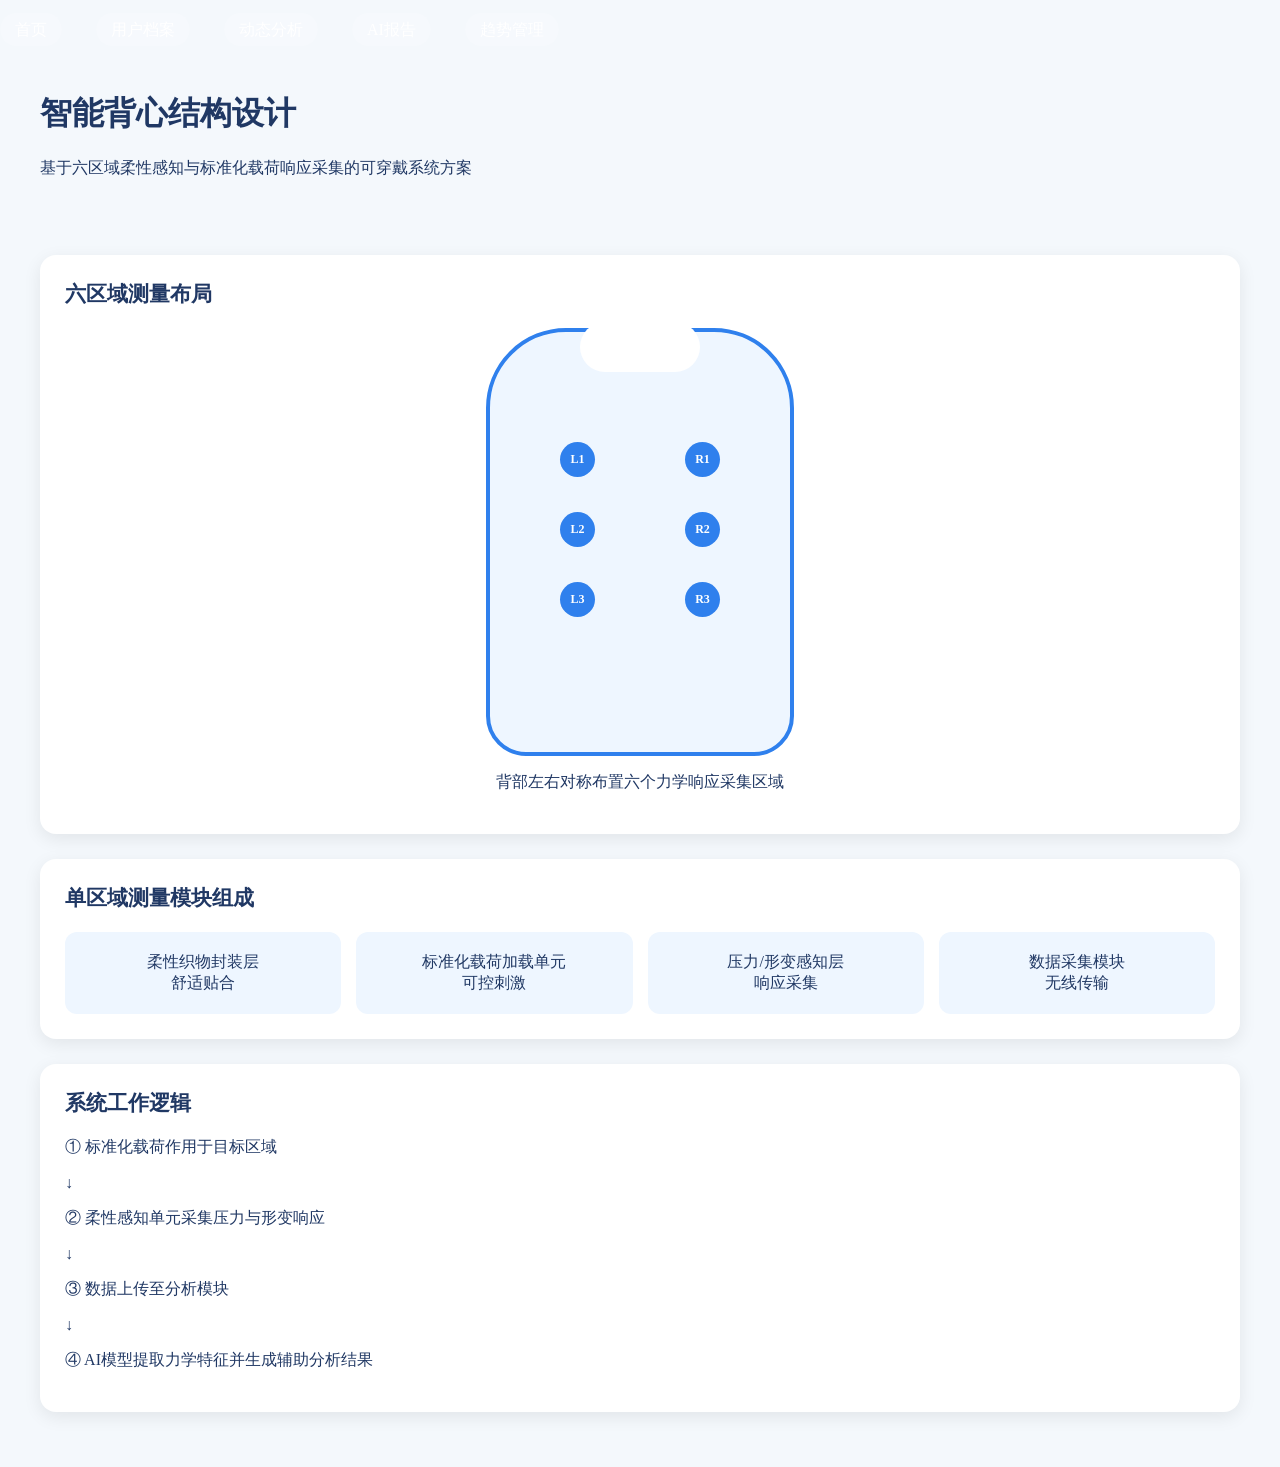
<file: vest.html>
<!DOCTYPE html>
<html lang="zh-CN">

<head>

<meta charset="UTF-8">

<title>智能背心结构设计</title>


<style>
    nav{

margin-top:20px;

}


nav a{

color:white;

text-decoration:none;

margin-right:30px;

font-size:16px;

padding:8px 15px;

border-radius:20px;

background:rgba(255,255,255,0.15);

}


nav a:hover{

background:rgba(255,255,255,0.3);

}


body{

margin:0;

font-family:"Microsoft YaHei";

background:#f4f8fc;

color:#203864;

}



.header{

background:linear-gradient(135deg,#0b3d91,#2f80ed);

color:white;

padding:25px 40px;

}



.header h1{

margin:0;

font-size:28px;

}




.container{

padding:30px 40px;

}



.card{

background:white;

border-radius:16px;

padding:25px;

margin-bottom:25px;

box-shadow:0 5px 18px rgba(0,0,0,0.08);

}




.title{

font-size:21px;

font-weight:bold;

margin-bottom:20px;

}



/* 背心区域 */

.vest{

width:300px;

height:420px;

margin:auto;

background:#eef6ff;

border:4px solid #2f80ed;

border-radius:80px 80px 40px 40px;

position:relative;

}



.neck{

position:absolute;

top:-10px;

left:90px;

width:120px;

height:50px;

background:white;

border-radius:50px;

}




.sensor{

width:35px;

height:35px;

background:#2f80ed;

color:white;

border-radius:50%;

position:absolute;

display:flex;

align-items:center;

justify-content:center;

font-size:12px;

font-weight:bold;

}



.L1{

top:110px;

left:70px;

}



.L2{

top:180px;

left:70px;

}



.L3{

top:250px;

left:70px;

}



.R1{

top:110px;

right:70px;

}



.R2{

top:180px;

right:70px;

}



.R3{

top:250px;

right:70px;

}





.grid{

display:grid;

grid-template-columns:repeat(4,1fr);

gap:15px;

}



.item{

background:#eef6ff;

padding:20px;

border-radius:12px;

text-align:center;

}



.number{

font-size:22px;

font-weight:bold;

color:#0b3d91;

}





</style>


</head>


<body>

<body>


<nav>

<a href="index.html">首页</a>

<a href="user.html">用户档案</a>

<a href="analysis.html">动态分析</a>

<a href="report.html">AI报告</a>

<a href="history.html">趋势管理</a>

</nav>


<div class="container">

<h1>
智能背心结构设计
</h1>


<p>
基于六区域柔性感知与标准化载荷响应采集的可穿戴系统方案
</p>


</div>




<div class="container">



<div class="card">


<div class="title">

六区域测量布局

</div>



<div class="vest">


<div class="neck"></div>


<div class="sensor L1">L1</div>

<div class="sensor L2">L2</div>

<div class="sensor L3">L3</div>


<div class="sensor R1">R1</div>

<div class="sensor R2">R2</div>

<div class="sensor R3">R3</div>


</div>



<p style="text-align:center">

背部左右对称布置六个力学响应采集区域

</p>



</div>






<div class="card">


<div class="title">

单区域测量模块组成

</div>



<div class="grid">


<div class="item">

柔性织物封装层

<br>

舒适贴合

</div>



<div class="item">

标准化载荷加载单元

<br>

可控刺激

</div>



<div class="item">

压力/形变感知层

<br>

响应采集

</div>



<div class="item">

数据采集模块

<br>

无线传输

</div>


</div>



</div>








<div class="card">


<div class="title">

系统工作逻辑

</div>



<p>

① 标准化载荷作用于目标区域

</p>


<p>

↓

</p>


<p>

② 柔性感知单元采集压力与形变响应

</p>


<p>

↓

</p>


<p>

③ 数据上传至分析模块

</p>


<p>

↓

</p>


<p>

④ AI模型提取力学特征并生成辅助分析结果

</p>



</div>







</div>




</body>

</html>
</file>
<file: style.css>
/* ============================================================
   脊衡未来 — 青少年脊柱健康动态筛查与管理系统
   设计基调：深蓝 / 科技蓝 + 白 + 少量青绿 · 智能穿戴产品感
   ============================================================ */

:root {
  --bg: #f1f7f5;
  --bg-soft: #e8f2ef;
  --card: #ffffff;
  --line: #dfeae6;
  --line-strong: #cadad5;
  --text: #12241f;
  --text-2: #33524a;
  --muted: #7b948d;

  /* 深蓝：智能穿戴硬件 / 深色场景 */
  --navy: #0a2b26;
  --navy-2: #124a3f;
  --navy-3: #1d6f5e;

  /* 科技蓝：主品牌色 */
  --brand: #0f9b8e;
  --brand-2: #17bfa8;
  --brand-soft: #e4f6f3;
  --brand-line: #b3e4dd;

  /* 青绿：少量点缀色 */
  --teal: #17bfa8;
  --teal-soft: #e6f8f5;
  --teal-line: #b6eae2;

  --grad: linear-gradient(118deg, #0a6b62 0%, #17bfa8 100%);
  --grad-soft: linear-gradient(118deg, #e4f6f3 0%, #f2fbf9 100%);

  --ok: #189a5b;
  --ok-bg: #eaf8f0;
  --ok-line: #bfe6cf;
  --warn: #d78f0a;
  --warn-bg: #fdf4e4;
  --warn-line: #f2dcaa;
  --risk: #d94848;
  --risk-bg: #fdecec;
  --risk-line: #f2c4c4;

  --radius: 14px;
  --radius-sm: 10px;
  --shadow: 0 1px 2px rgba(14, 52, 44, .04), 0 6px 18px rgba(14, 52, 44, .05);
  --shadow-hi: 0 4px 14px rgba(14, 52, 44, .08), 0 16px 36px rgba(14, 52, 44, .07);
  --nav-h: 64px;
  --side-w: 208px;
  --font: "Segoe UI", "PingFang SC", "Microsoft YaHei", "Helvetica Neue", Arial, sans-serif;
  --mono: "JetBrains Mono", "Consolas", "SFMono-Regular", "Menlo", monospace;
}

* { margin: 0; padding: 0; box-sizing: border-box; }
html { scroll-behavior: smooth; }
body {
  font-family: var(--font);
  background: var(--bg);
  color: var(--text);
  line-height: 1.65;
  min-height: 100vh;
  overflow-x: hidden;
  -webkit-font-smoothing: antialiased;
}
a { color: inherit; text-decoration: none; }
ul { list-style: none; }
img { max-width: 100%; display: block; }
.mono { font-family: var(--mono); }
.container { width: min(1180px, 92%); margin: 0 auto; }
.hidden { display: none !important; }

/* ============================================================
   一、宣传页外壳（首页 / 项目介绍）
   ============================================================ */
.nav {
  position: sticky; top: 0; left: 0; right: 0; z-index: 100;
  height: var(--nav-h);
  background: rgba(255, 255, 255, .88);
  backdrop-filter: blur(12px);
  -webkit-backdrop-filter: blur(12px);
  border-bottom: 1px solid var(--line);
}
.nav-inner { height: var(--nav-h); display: flex; align-items: center; justify-content: space-between; gap: 16px; }
.brand { display: flex; align-items: center; gap: 10px; flex-shrink: 0; }
.brand svg { width: 30px; height: 30px; }
.brand-name {
  font-size: 17px; font-weight: 700; letter-spacing: 1px; color: var(--text); white-space: nowrap;
}
.brand-sub { font-size: 10px; color: var(--muted); letter-spacing: 2px; display: block; margin-top: -3px; }

.nav-links { display: flex; align-items: center; gap: 2px; }
.nav-links a {
  padding: 8px 13px; font-size: 13.5px; color: var(--text-2);
  border-radius: 8px; transition: color .2s, background .2s; white-space: nowrap;
}
.nav-links a:hover { color: var(--brand); background: var(--brand-soft); }
.nav-links a.active { color: var(--brand); font-weight: 600; background: var(--brand-soft); }
.nav-toggle {
  display: none; width: 40px; height: 40px;
  border: 1px solid var(--line-strong); border-radius: 9px;
  background: #fff; cursor: pointer;
  flex-direction: column; align-items: center; justify-content: center; gap: 5px;
}
.nav-toggle span { display: block; width: 18px; height: 2px; background: var(--text-2); border-radius: 2px; transition: transform .3s, opacity .3s; }
.nav-toggle.open span:nth-child(1) { transform: translateY(7px) rotate(45deg); }
.nav-toggle.open span:nth-child(2) { opacity: 0; }
.nav-toggle.open span:nth-child(3) { transform: translateY(-7px) rotate(-45deg); }

main { min-height: calc(100vh - 200px); }

.section { padding: 66px 0; }
.section-head { text-align: center; margin-bottom: 40px; }
.tag {
  display: inline-flex; align-items: center; gap: 7px;
  font-size: 12px; letter-spacing: 2px; color: var(--brand);
  border: 1px solid var(--brand-line); background: var(--brand-soft);
  padding: 4px 14px; border-radius: 999px; margin-bottom: 14px; font-weight: 600;
}
.tag::before { content: ""; width: 6px; height: 6px; border-radius: 50%; background: var(--brand); }
.section-head h2 { font-size: clamp(23px, 3.2vw, 32px); font-weight: 700; letter-spacing: .5px; }
.section-head p { color: var(--muted); margin-top: 10px; font-size: 15px; }

.hero { padding: 78px 0 54px; text-align: center; position: relative; overflow: hidden; }
.hero::before {
  content: ""; position: absolute; inset: 0; z-index: 0;
  background:
    radial-gradient(720px 420px at 82% -12%, rgba(23, 191, 168, .16), transparent 62%),
    radial-gradient(620px 380px at 6% 108%, rgba(15, 155, 142, .10), transparent 62%);
}
.hero > * { position: relative; z-index: 1; }
.hero-badge {
  display: inline-flex; align-items: center; gap: 8px;
  font-size: 12.5px; color: var(--text-2);
  border: 1px solid var(--line-strong); border-radius: 999px;
  padding: 6px 18px; margin-bottom: 24px; background: #fff; box-shadow: var(--shadow);
}
.hero-badge .dot { width: 7px; height: 7px; border-radius: 50%; background: var(--ok); box-shadow: 0 0 0 3px var(--ok-bg); }
.hero h1 {
  font-size: clamp(40px, 7vw, 74px); font-weight: 800; letter-spacing: 6px;
  background: var(--grad); -webkit-background-clip: text; background-clip: text; color: transparent;
  line-height: 1.18;
}
.hero .subtitle { margin: 18px auto 0; max-width: 780px; font-size: clamp(15px, 1.8vw, 18px); color: var(--text-2); letter-spacing: .5px; }
.hero .subtitle b { color: var(--brand); font-weight: 600; }
.hero-actions { margin-top: 34px; display: flex; gap: 14px; justify-content: center; flex-wrap: wrap; }

.hero-stats { margin: 48px auto 0; display: grid; grid-template-columns: repeat(4, minmax(0, 1fr)); gap: 14px; max-width: 900px; }
.stat { background: #fff; border: 1px solid var(--line); border-radius: var(--radius); padding: 18px 10px; box-shadow: var(--shadow); }
.stat .num { font-family: var(--mono); font-size: 27px; font-weight: 700; color: var(--brand); }
.stat .num i { font-style: normal; font-size: 13px; color: var(--muted); margin-left: 2px; }
.stat .lbl { font-size: 12.5px; color: var(--muted); margin-top: 4px; }

.btn {
  display: inline-flex; align-items: center; gap: 9px;
  padding: 12px 28px; font-size: 15px; font-weight: 600; letter-spacing: .5px;
  color: #fff; border: none; border-radius: var(--radius-sm); cursor: pointer;
  background: var(--grad); box-shadow: 0 6px 18px rgba(15, 155, 142, .26);
  transition: transform .2s, box-shadow .2s;
}
.btn:hover { transform: translateY(-2px); box-shadow: 0 10px 26px rgba(15, 155, 142, .34); }
.btn.ghost { background: #fff; border: 1px solid var(--line-strong); color: var(--text-2); box-shadow: var(--shadow); }
.btn.ghost:hover { border-color: var(--brand-line); color: var(--brand); }

.tech-grid { display: grid; grid-template-columns: repeat(3, minmax(0, 1fr)); gap: 18px; }
.tech-card { position: relative; overflow: hidden; }
.tech-card .no { position: absolute; top: 12px; right: 18px; font-family: var(--mono); font-size: 38px; font-weight: 800; color: #edf6f4; }
.tech-icon {
  width: 50px; height: 50px; border-radius: 12px; display: grid; place-items: center;
  background: var(--brand-soft); border: 1px solid var(--brand-line); margin-bottom: 14px;
}
.tech-icon svg { width: 25px; height: 25px; stroke: var(--brand); }
.tech-card h3 { font-size: 17.5px; font-weight: 700; margin-bottom: 8px; }
.tech-card p { font-size: 13.5px; color: var(--muted); }

.flow { display: grid; grid-template-columns: repeat(4, minmax(0, 1fr)); gap: 14px; }
.flow-step {
  background: #fff; border: 1px solid var(--line); border-radius: var(--radius);
  padding: 20px 18px; box-shadow: var(--shadow); position: relative;
}
.flow-step .fs-no {
  font-family: var(--mono); font-size: 12px; font-weight: 700; color: var(--brand);
  background: var(--brand-soft); border: 1px solid var(--brand-line);
  border-radius: 8px; padding: 2px 9px; display: inline-block; margin-bottom: 10px;
}
.flow-step h4 { font-size: 15.5px; font-weight: 700; margin-bottom: 6px; }
.flow-step p { font-size: 12.8px; color: var(--muted); }
.flow-step:not(:last-child)::after {
  content: ""; position: absolute; right: -9px; top: 50%; width: 8px; height: 8px;
  border-top: 2px solid var(--brand-line); border-right: 2px solid var(--brand-line);
  transform: translateY(-50%) rotate(45deg);
}

.footer { border-top: 1px solid var(--line); margin-top: 56px; padding: 28px 0 24px; text-align: center; color: var(--muted); font-size: 12.5px; background: #fff; }
.footer .f-title { font-weight: 700; color: var(--text-2); letter-spacing: 2px; margin-bottom: 6px; }

/* ============================================================
   二、应用外壳（检测结果 / 载荷响应分析 / 健康基线 / 综合风险评估）
   ============================================================ */
.app { display: flex; min-height: 100vh; }

.side {
  width: var(--side-w); flex-shrink: 0;
  background: #fff; border-right: 1px solid var(--line);
  position: sticky; top: 0; height: 100vh;
  display: flex; flex-direction: column; overflow-y: auto;
}
.side-brand { display: flex; align-items: center; gap: 10px; padding: 18px 18px 16px; border-bottom: 1px solid var(--line); }
.side-brand svg { width: 28px; height: 28px; flex-shrink: 0; }
.side-brand .t { font-size: 16px; font-weight: 700; letter-spacing: 1px; }
.side-brand .s { font-size: 9.5px; color: var(--muted); letter-spacing: 1.5px; display: block; margin-top: -2px; }

.side-nav { padding: 12px 10px; display: flex; flex-direction: column; gap: 3px; flex: 1; }
.side-link {
  display: flex; align-items: center; gap: 10px;
  padding: 10px 12px; border-radius: var(--radius-sm);
  font-size: 14px; color: var(--text-2); transition: background .2s, color .2s;
}
.side-link svg { width: 17px; height: 17px; stroke: currentColor; flex-shrink: 0; }
.side-link:hover { background: var(--bg-soft); color: var(--brand); }
.side-link.active { background: var(--brand-soft); color: var(--brand); font-weight: 600; }
.side-sep { height: 1px; background: var(--line); margin: 9px 12px; }
.side-foot { padding: 12px 18px 16px; font-size: 11px; color: var(--muted); line-height: 1.6; border-top: 1px solid var(--line); }

.main { flex: 1; min-width: 0; display: flex; flex-direction: column; }

.topbar {
  height: 58px; flex-shrink: 0; background: #fff; border-bottom: 1px solid var(--line);
  display: flex; align-items: center; justify-content: space-between; gap: 16px;
  padding: 0 24px; position: sticky; top: 0; z-index: 50;
}
.crumb { font-size: 13px; color: var(--muted); display: flex; align-items: center; gap: 8px; }
.crumb b { color: var(--text); font-weight: 600; }
.crumb .sep { color: var(--line-strong); }
.user-chip { display: flex; align-items: center; gap: 10px; font-size: 13px; color: var(--text-2); }
.user-chip .avatar {
  width: 30px; height: 30px; border-radius: 50%; display: grid; place-items: center;
  background: var(--brand-soft); color: var(--brand); font-weight: 700; font-size: 13px; border: 1px solid var(--brand-line);
}
.user-chip .meta { line-height: 1.25; }
.user-chip .meta b { font-weight: 600; color: var(--text); }
.user-chip .meta span { display: block; font-size: 11.5px; color: var(--muted); }
.user-chip .clock { font-family: var(--mono); font-size: 12px; color: var(--muted); padding-left: 12px; border-left: 1px solid var(--line); }

.content { padding: 22px 24px 40px; flex: 1; }

/* 页面标题块 */
.page-title { margin-bottom: 16px; }
.page-title h1 { font-size: 25px; font-weight: 700; letter-spacing: .5px; }
.page-title p { font-size: 13.5px; color: var(--muted); margin-top: 4px; }

/* ============================================================
   三、通用卡片 / 组件
   ============================================================ */
.card {
  background: var(--card); border: 1px solid var(--line); border-radius: var(--radius);
  padding: 18px; box-shadow: var(--shadow);
  min-width: 0;
}
.card.hoverable { transition: box-shadow .25s, transform .25s, border-color .25s; }
.card.hoverable:hover { box-shadow: var(--shadow-hi); transform: translateY(-2px); }
.card-head { display: flex; align-items: center; gap: 8px; margin-bottom: 14px; }
.card-head h3 { font-size: 14.5px; font-weight: 700; letter-spacing: .3px; }
.card-head .dot {
  width: 8px; height: 8px; border-radius: 2px; background: var(--grad); flex-shrink: 0;
  transform: rotate(45deg);
}
.card-head .right { margin-left: auto; font-size: 12px; color: var(--muted); font-weight: 400; }
.card-note { font-size: 12px; color: var(--muted); margin-top: 10px; line-height: 1.6; }

/* 状态胶囊 */
.pill { display: inline-flex; align-items: center; gap: 6px; font-size: 12px; font-weight: 600; padding: 3px 11px; border-radius: 999px; }
.pill::before { content: ""; width: 6px; height: 6px; border-radius: 50%; background: currentColor; }
.pill.ok { color: var(--ok); background: var(--ok-bg); border: 1px solid var(--ok-line); }
.pill.warn { color: var(--warn); background: var(--warn-bg); border: 1px solid var(--warn-line); }
.pill.risk { color: var(--risk); background: var(--risk-bg); border: 1px solid var(--risk-line); }
.pill.plain { color: var(--text-2); background: var(--bg-soft); border: 1px solid var(--line); }

/* 风险横幅 */
.banner { display: flex; align-items: center; gap: 16px; border-radius: var(--radius); padding: 18px 22px; border: 1px solid; }
.banner .b-icon { width: 46px; height: 46px; border-radius: 50%; display: grid; place-items: center; flex-shrink: 0; }
.banner .b-icon svg { width: 24px; height: 24px; }
.banner h2 { font-size: 19px; font-weight: 700; letter-spacing: 1px; }
.banner p { font-size: 13px; margin-top: 2px; }
.banner .b-dots { margin-left: auto; display: flex; gap: 8px; flex-shrink: 0; }
.banner .b-dots i { width: 9px; height: 9px; border-radius: 50%; background: var(--line-strong); }
.banner.ok { background: var(--ok-bg); border-color: var(--ok-line); color: var(--ok); }
.banner.ok .b-icon { background: rgba(24, 154, 91, .12); color: var(--ok); }
.banner.ok .b-dots i.on { background: var(--ok); }
.banner.warn { background: var(--warn-bg); border-color: var(--warn-line); color: var(--warn); }
.banner.warn .b-icon { background: rgba(215, 143, 10, .12); color: var(--warn); }
.banner.warn .b-dots i.on { background: var(--warn); }
.banner.risk { background: var(--risk-bg); border-color: var(--risk-line); color: var(--risk); }
.banner.risk .b-icon { background: rgba(217, 72, 72, .12); color: var(--risk); }
.banner.risk .b-dots i.on { background: var(--risk); }
.banner h2, .banner p { color: var(--text); }
.banner h2 { color: inherit; }
.banner p { color: var(--text-2); }

/* 三级风险卡 */
.risk-row { display: grid; grid-template-columns: repeat(3, minmax(0, 1fr)); gap: 14px; }
.risk-card { border-radius: var(--radius); border: 1px solid; padding: 18px; display: flex; gap: 14px; align-items: flex-start; position: relative; transition: box-shadow .25s, transform .25s; }
.risk-card .rc-icon { width: 42px; height: 42px; border-radius: 50%; display: grid; place-items: center; flex-shrink: 0; }
.risk-card .rc-icon svg { width: 22px; height: 22px; }
.risk-card .rc-title { font-size: 16px; font-weight: 700; margin-bottom: 4px; }
.risk-card .rc-desc { font-size: 12.5px; color: var(--text-2); line-height: 1.55; }
.risk-card.ok { background: var(--ok-bg); border-color: var(--ok-line); }
.risk-card.ok .rc-icon { background: rgba(24, 154, 91, .14); color: var(--ok); }
.risk-card.ok .rc-title { color: var(--ok); }
.risk-card.warn { background: var(--warn-bg); border-color: var(--warn-line); }
.risk-card.warn .rc-icon { background: rgba(215, 143, 10, .14); color: var(--warn); }
.risk-card.warn .rc-title { color: var(--warn); }
.risk-card.risk { background: var(--risk-bg); border-color: var(--risk-line); }
.risk-card.risk .rc-icon { background: rgba(217, 72, 72, .14); color: var(--risk); }
.risk-card.risk .rc-title { color: var(--risk); }
.risk-card.current { box-shadow: var(--shadow-hi); transform: translateY(-2px); }
.risk-card .flag {
  position: absolute; top: -11px; left: 18px; font-size: 11px; font-weight: 700;
  padding: 2px 11px; border-radius: 999px; background: var(--brand); color: #fff;
}
/* 标记色跟随当前档位，避免红色卡上挂绿色标签 */
.risk-card.warn.current .flag { background: var(--warn); }
.risk-card.risk.current .flag { background: var(--risk); }

/* 指标卡 */
.metric-row { display: grid; grid-template-columns: repeat(4, minmax(0, 1fr)); gap: 14px; }
.metric-card { text-align: center; padding: 18px 12px; }
.metric-card .mc-val { font-family: var(--mono); font-size: 28px; font-weight: 800; color: var(--text); line-height: 1.2; }
.metric-card .mc-val i { font-style: normal; font-size: 13px; color: var(--muted); margin-left: 2px; }
.metric-card .mc-val.up { color: var(--warn); }
.metric-card .mc-val.down { color: var(--ok); }
.metric-card .mc-lbl { font-size: 12.5px; color: var(--text-2); margin-top: 5px; font-weight: 600; }
.metric-card .mc-note { font-size: 11px; color: var(--muted); margin-top: 5px; }

/* 条形对比 */
.bar-list { display: flex; flex-direction: column; gap: 11px; }
.bar-row .bl-top { display: flex; justify-content: space-between; font-size: 12px; color: var(--text-2); margin-bottom: 5px; }
.bar-row .bl-top b { font-family: var(--mono); }
.bar-track { height: 9px; border-radius: 5px; background: var(--bg-soft); overflow: hidden; display: flex; }
.bar-fill { height: 100%; border-radius: 5px; transition: width .8s cubic-bezier(.22,.8,.3,1); }
.bar-fill.cur { background: var(--grad); }
.bar-fill.base { background: #cde0db; }
.bar-legend { display: flex; gap: 16px; font-size: 12px; color: var(--muted); margin-bottom: 12px; }
.bar-legend span { display: inline-flex; align-items: center; gap: 6px; }
.bar-legend i { width: 10px; height: 10px; border-radius: 3px; }

/* 数据质量流程 */
.qual { display: flex; flex-direction: column; gap: 10px; }
.qual-row { display: flex; align-items: center; gap: 10px; }
.qual-node {
  flex: 1; display: flex; align-items: center; gap: 8px; font-size: 12.5px; color: var(--text-2);
  background: var(--bg-soft); border: 1px solid var(--line); border-radius: var(--radius-sm); padding: 9px 12px;
}
.qual-node svg { width: 16px; height: 16px; stroke: var(--brand); flex-shrink: 0; }
.qual-node.done { background: var(--brand-soft); border-color: var(--brand-line); color: var(--brand); font-weight: 600; }
.qual-arrow { color: var(--brand-line); font-size: 14px; }
.qual-final { text-align: center; background: var(--grad); color: #fff; border-radius: var(--radius-sm); padding: 10px; font-size: 13.5px; font-weight: 600; letter-spacing: 1px; }

/* 步骤流程 */
.steps { display: flex; align-items: center; gap: 10px; flex-wrap: wrap; }
.step-node { display: flex; align-items: center; gap: 8px; background: #fff; border: 1px solid var(--line); border-radius: var(--radius-sm); padding: 9px 16px; font-size: 13px; color: var(--text-2); font-weight: 600; box-shadow: var(--shadow); }
.step-node svg { width: 17px; height: 17px; stroke: var(--brand); }
.step-arrow { color: var(--brand-line); font-size: 15px; }

/* 提示条 */
.alert { display: flex; align-items: center; gap: 10px; font-size: 13px; color: var(--risk); background: var(--risk-bg); border: 1px solid var(--risk-line); border-radius: var(--radius-sm); padding: 11px 16px; }
.alert svg { width: 17px; height: 17px; stroke: var(--risk); flex-shrink: 0; }
.note { border-left: 3px solid var(--brand); background: var(--brand-soft); border-radius: 0 var(--radius-sm) var(--radius-sm) 0; padding: 13px 16px; font-size: 13px; color: var(--text-2); }
.note b { color: var(--text); }

/* 数据表 */
.tbl { width: 100%; border-collapse: collapse; font-size: 13px; }
.tbl th, .tbl td { padding: 10px 10px; text-align: center; border-bottom: 1px solid var(--line); }
.tbl th { color: var(--muted); font-weight: 600; font-size: 12px; background: var(--bg-soft); }
.tbl td { font-family: var(--mono); color: var(--text-2); }
.tbl tr:last-child td { border-bottom: none; }
.tbl tr:hover td { background: var(--brand-soft); }
.tbl td.up { color: var(--warn); font-weight: 700; }
.tbl td.ok { color: var(--ok); }

/* 键值列表 */
.kv li { display: flex; justify-content: space-between; gap: 12px; padding: 9px 0; border-bottom: 1px dashed var(--line); font-size: 13.5px; }
.kv li:last-child { border-bottom: none; }
.kv .k { color: var(--muted); }
.kv .v { font-family: var(--mono); font-weight: 600; color: var(--text-2); }
.kv .v.up { color: var(--warn); }
.kv .v.ok { color: var(--ok); }

/* 建议列表 */
.advice li { display: flex; gap: 9px; padding: 8px 0; font-size: 13.3px; color: var(--text-2); align-items: flex-start; }
.advice li svg { width: 16px; height: 16px; stroke: var(--brand); flex-shrink: 0; margin-top: 4px; }

/* 系统建议：自适应分组 */
.adv-group + .adv-group { margin-top: 13px; }
.adv-group-title {
  display: flex; align-items: center; gap: 7px;
  font-size: 12.5px; font-weight: 700; color: var(--text);
  padding-bottom: 6px; border-bottom: 1px dashed var(--line);
}
.adv-group-title::before {
  content: ""; width: 4px; height: 12px; border-radius: 2px; background: var(--grad); flex-shrink: 0;
}
.adv-group .advice li { padding: 7px 0; }
.adv-group .advice li:last-child { padding-bottom: 2px; }
.advice li b { color: var(--text); }

/* 系统建议：就医提醒醒目块 */
.adv-alert { margin-top: 14px; align-items: flex-start; line-height: 1.62; }
.adv-alert svg { margin-top: 1px; }
.adv-alert.warn { color: var(--warn); background: var(--warn-bg); border-color: var(--warn-line); }
.adv-alert.warn svg { stroke: var(--warn); }
.adv-alert b { color: inherit; font-weight: 700; }

/* ============================================================
   四、图表容器
   ============================================================ */
.chart { width: 100%; height: 300px; }
.chart-sm { width: 100%; height: 220px; }
.chart-xs { width: 100%; height: 150px; }
.chart-md { width: 100%; height: 240px; }
.chart, .chart-sm, .chart-xs, .chart-md { min-width: 0; }
.chart-fallback { display: grid; place-items: center; height: 100%; color: var(--muted); font-size: 12.5px; text-align: center; padding: 12px; }
.legend { display: flex; gap: 16px; font-size: 12px; color: var(--muted); flex-wrap: wrap; }
.legend span { display: inline-flex; align-items: center; gap: 6px; }
.legend i { width: 10px; height: 10px; border-radius: 3px; display: inline-block; }

/* 六区域曲线网格 */
.grid-6 { display: grid; grid-template-columns: repeat(3, minmax(0, 1fr)); gap: 14px; }
.region-card .card-head { margin-bottom: 8px; }
.region-card .rc-id { font-family: var(--mono); font-size: 13px; font-weight: 700; color: var(--brand); background: var(--brand-soft); border: 1px solid var(--brand-line); border-radius: 7px; padding: 1px 8px; }
.region-card .rc-side { font-size: 12px; color: var(--muted); }

/* 两列布局 */
.split { display: grid; grid-template-columns: minmax(0, 1.3fr) minmax(0, 1fr); gap: 16px; }
.split-2 { display: grid; grid-template-columns: minmax(0, 1fr) minmax(0, 1fr); gap: 16px; }
.ref-grid { display: grid; grid-template-columns: minmax(0, 1fr) minmax(0, 1.22fr) minmax(0, 1.22fr) minmax(0, 1.02fr); gap: 14px; align-items: start; }

/* 载荷加载面板 */
.load-now { font-family: var(--mono); font-size: clamp(42px, 6vw, 64px); font-weight: 800; text-align: center; color: var(--brand); line-height: 1.1; }
.load-now small { font-size: 18px; color: var(--muted); }
.load-label { text-align: center; color: var(--muted); font-size: 13px; letter-spacing: 1px; margin-top: 4px; }
.load-steps { display: flex; justify-content: center; gap: 10px; margin-top: 20px; flex-wrap: wrap; }
.load-step { font-family: var(--mono); padding: 8px 18px; border-radius: var(--radius-sm); border: 1px solid var(--line); color: var(--muted); font-size: 13.5px; transition: all .3s; background: #fff; }
.load-step.active { color: #fff; border-color: transparent; background: var(--grad); box-shadow: 0 4px 14px rgba(15, 155, 142, .28); }
.load-step.done { color: var(--brand); border-color: var(--brand-line); background: var(--brand-soft); }
.load-bar { margin-top: 18px; height: 6px; border-radius: 3px; background: var(--bg-soft); overflow: hidden; }
.load-bar i { display: block; height: 100%; width: 0; border-radius: 3px; background: var(--grad); transition: width .3s linear; }
.param-row { display: flex; flex-wrap: wrap; gap: 8px; justify-content: center; margin-top: 16px; }
.param-row span { font-size: 12px; color: var(--text-2); background: var(--bg-soft); border: 1px solid var(--line); border-radius: 999px; padding: 4px 12px; }

/* 特征块 */
.feat-row { display: grid; grid-template-columns: repeat(3, minmax(0, 1fr)); gap: 14px; }
.feat-card { text-align: center; padding: 16px 12px; }
.feat-card .fc-val { font-family: var(--mono); font-size: 26px; font-weight: 800; color: var(--text); min-height: 38px; }
.feat-card .fc-val i { font-style: normal; font-size: 13px; color: var(--muted); }
.feat-card .fc-lbl { font-size: 12.5px; font-weight: 600; color: var(--text-2); margin-top: 3px; }
.feat-card .fc-note { font-size: 11px; color: var(--muted); margin-top: 5px; }

/* 区域明细小表 */
.mini-tbl { width: 100%; border-collapse: collapse; font-size: 12px; }
.mini-tbl td { padding: 5px 4px; border-bottom: 1px dashed var(--line); }
.mini-tbl tr:last-child td { border-bottom: none; }
.mini-tbl td:first-child { color: var(--muted); }
.mini-tbl td:last-child { text-align: right; font-family: var(--mono); font-weight: 600; color: var(--text-2); }

/* ============================================================
   五、滚动出现动画 + 响应式
   ============================================================ */
/* 纯 CSS 入场动画：不依赖 JS，内容始终可见 */
.reveal { animation: fadeUp .55s cubic-bezier(.22, .8, .3, 1) both; }
.reveal.d1 { animation-delay: .07s; }
.reveal.d2 { animation-delay: .14s; }
.reveal.d3 { animation-delay: .21s; }
@keyframes fadeUp { from { opacity: 0; transform: translateY(16px); } to { opacity: 1; transform: none; } }
.reveal.in { opacity: 1; transform: none; }
@media (prefers-reduced-motion: reduce) { .reveal { animation: none; } }

@media (max-width: 1100px) {
  .ref-grid { grid-template-columns: minmax(0, 1fr) minmax(0, 1fr); }
  .grid-6 { grid-template-columns: repeat(2, minmax(0, 1fr)); }
}
@media (max-width: 980px) {
  .tech-grid, .flow { grid-template-columns: 1fr; }
  .flow-step:not(:last-child)::after { display: none; }
  .metric-row, .feat-row { grid-template-columns: repeat(2, minmax(0, 1fr)); }
  .split, .split-2 { grid-template-columns: 1fr; }
  .risk-row { grid-template-columns: 1fr; }
  .hero-stats { grid-template-columns: repeat(2, minmax(0, 1fr)); }
}
@media (max-width: 860px) {
  .app { flex-direction: column; }
  .side { width: 100%; height: auto; position: static; flex-direction: row; align-items: center; overflow-x: auto; border-right: none; border-bottom: 1px solid var(--line); }
  .side-brand { border-bottom: none; border-right: 1px solid var(--line); padding: 12px 14px; }
  .side-nav { flex-direction: row; padding: 8px 10px; flex: none; }
  .side-link { white-space: nowrap; }
  .side-sep, .side-foot { display: none; }
  .topbar { position: static; }
}
@media (max-width: 760px) {
  .nav-toggle { display: flex; }
  .nav-links {
    position: fixed; top: var(--nav-h); left: 0; right: 0;
    flex-direction: column; align-items: stretch;
    background: #fff; border-bottom: 1px solid var(--line);
    padding: 10px 5%; gap: 2px;
    transform: translateY(-8px); opacity: 0; pointer-events: none;
    transition: opacity .25s, transform .25s; box-shadow: var(--shadow-hi);
  }
  .nav-links.open { opacity: 1; transform: none; pointer-events: auto; }
  .nav-links a { padding: 12px 10px; font-size: 14.5px; }
  .section { padding: 48px 0; }
  .grid-6, .ref-grid, .metric-row, .feat-row { grid-template-columns: 1fr; }
  .content { padding: 16px 14px 34px; }
  .topbar { padding: 0 14px; }
  .user-chip .clock { display: none; }
}

/* ============================================================
   六、产品化组件（第二轮 UI/UX 升级）
   —— 仅新增组件与视觉层，不改变既有信息架构
   ============================================================ */

/* --- 演示数据标注 --- */
.demo-tag {
  display: inline-flex; align-items: center; gap: 8px;
  font-size: 12px; color: var(--muted);
  background: #fff; border: 1px dashed var(--line-strong);
  border-radius: 999px; padding: 5px 15px; margin-top: 14px;
}
.demo-tag::before { content: ""; width: 6px; height: 6px; border-radius: 50%; background: var(--teal); flex-shrink: 0; }

/* 卡片交互反馈（评委点击/悬停时可见） */
.card { transition: box-shadow .25s, transform .25s, border-color .25s; }
.card:hover { box-shadow: var(--shadow-hi); border-color: var(--brand-line); }

/* ============================================================
   6.1 首页首屏：品牌 + 3D 智能背心
   ============================================================ */
.hero2 { position: relative; overflow: hidden; padding: 56px 0 40px; }
.hero2::before {
  content: ""; position: absolute; inset: 0; z-index: 0;
  background:
    radial-gradient(760px 440px at 88% -10%, rgba(23, 191, 168, .18), transparent 62%),
    radial-gradient(560px 360px at 2% 104%, rgba(15, 155, 142, .09), transparent 64%);
}
.hero2-inner {
  position: relative; z-index: 1;
  display: grid; grid-template-columns: minmax(0, 1.02fr) minmax(0, .98fr);
  gap: 44px; align-items: center;
}
.hero2-copy .hero-badge { margin-bottom: 20px; }
.hero2 h1 {
  font-size: clamp(40px, 5.6vw, 68px); font-weight: 800; letter-spacing: 6px; line-height: 1.12;
  background: var(--grad); -webkit-background-clip: text; background-clip: text; color: transparent;
}
.hero2-sub {
  margin-top: 14px; font-size: clamp(16px, 1.9vw, 21px); font-weight: 700;
  color: var(--navy); letter-spacing: 1.2px;
}
.hero2-desc { margin-top: 12px; font-size: 14px; color: var(--text-2); line-height: 1.75; max-width: 540px; }
.hero2-desc b { color: var(--brand); font-weight: 600; }
.hero2-actions { margin-top: 26px; display: flex; gap: 13px; flex-wrap: wrap; }
.hero2-metrics { margin-top: 30px; display: grid; grid-template-columns: repeat(4, minmax(0, 1fr)); gap: 11px; }
.hero2-metrics .stat { padding: 13px 8px; text-align: center; }
.hero2-metrics .stat .num { font-size: 22px; }
.hero2-metrics .stat .lbl { font-size: 11px; }

/* --- 3D 背心场景 --- */
.hero2-visual { display: flex; flex-direction: column; gap: 12px; }
.vest-stage {
  position: relative; border-radius: 18px; overflow: hidden;
  background: radial-gradient(118% 86% at 50% 4%, #17453d 0%, #071f1b 54%, #041512 100%);
  box-shadow: 0 18px 44px rgba(10, 37, 64, .26);
  cursor: grab; touch-action: none; user-select: none;
  border: 1px solid rgba(48, 168, 155, .18);
}
.vest-stage.grabbing { cursor: grabbing; }
/* 三维背心画布：参数化曲面网格，任意角度都是实体 */
.v-canvas {
  position: relative; z-index: 1; display: block;
  width: 100%; height: 438px; cursor: grab;
}
.vest-stage.grabbing .v-canvas { cursor: grabbing; }
.v-fallback {
  position: absolute; inset: 0; z-index: 1; display: grid; place-items: center;
  padding: 0 28px; text-align: center; font-size: 13px; line-height: 1.7;
  color: rgba(196, 220, 250, .72); letter-spacing: .3px;
}

.v-hint {
  position: absolute; left: 50%; bottom: 14px; transform: translateX(-50%);
  font-size: 11.5px; color: rgba(196, 220, 250, .70); letter-spacing: .5px; white-space: nowrap;
  pointer-events: none; z-index: 2;
}
.v-legend {
  display: flex; align-items: center; justify-content: center; gap: 14px; flex-wrap: wrap;
  font-size: 11.5px; color: var(--muted);
}
.v-legend span { display: inline-flex; align-items: center; gap: 6px; }
.v-legend i { width: 9px; height: 9px; border-radius: 3px; background: rgba(23, 191, 168, .6); border: 1px solid rgba(120, 175, 245, .7); }
.v-legend i.t { background: var(--teal-soft); border-color: var(--teal); }

/* ============================================================
   6.2 五步视觉流程
   ============================================================ */
.pipeline { display: grid; grid-template-columns: repeat(5, minmax(0, 1fr)); gap: 12px; margin-top: 44px; position: relative; z-index: 1; }
.pipe-step {
  position: relative; background: #fff; border: 1px solid var(--line); border-radius: var(--radius);
  padding: 18px 14px; text-align: center; box-shadow: var(--shadow);
  transition: transform .3s, box-shadow .3s, border-color .3s;
}
.pipe-step:hover { transform: translateY(-3px); box-shadow: var(--shadow-hi); }
.pipe-step .pi {
  width: 42px; height: 42px; margin: 0 auto 11px; border-radius: 12px;
  display: grid; place-items: center;
  background: var(--brand-soft); border: 1px solid var(--brand-line);
  transition: background .4s, box-shadow .4s;
}
.pipe-step .pi svg { width: 21px; height: 21px; stroke: var(--brand); }
.pipe-step h4 { font-size: 14px; font-weight: 700; }
.pipe-step p { font-size: 11.5px; color: var(--muted); margin-top: 4px; line-height: 1.5; }
.pipe-step:not(:last-child)::after {
  content: ""; position: absolute; right: -8px; top: 50%; width: 12px; height: 2px;
  background: var(--brand-line); transform: translateY(-50%);
}
.pipe-step:not(:last-child)::before {
  content: ""; position: absolute; right: -5px; top: 50%; width: 6px; height: 6px;
  border-top: 2px solid var(--brand-line); border-right: 2px solid var(--brand-line);
  transform: translateY(-50%) rotate(45deg);
}
.pipe-step.live { border-color: var(--brand-line); box-shadow: 0 8px 24px rgba(15, 155, 142, .13); }
.pipe-step.live .pi { background: var(--grad); border-color: transparent; box-shadow: 0 6px 16px rgba(15, 155, 142, .30); }
.pipe-step.live .pi svg { stroke: #fff; }

/* ============================================================
   6.3 检测状态条
   ============================================================ */
.status-strip { display: grid; grid-template-columns: repeat(4, minmax(0, 1fr)); gap: 12px; }
.st-item {
  display: flex; align-items: flex-start; gap: 10px;
  background: #fff; border: 1px solid var(--line); border-radius: var(--radius);
  padding: 13px 15px; box-shadow: var(--shadow); min-width: 0;
  transition: transform .25s, box-shadow .25s, border-color .25s;
}
.st-item:hover { transform: translateY(-2px); box-shadow: var(--shadow-hi); border-color: var(--brand-line); }
.st-item .st-ico {
  width: 26px; height: 26px; border-radius: 50%; flex-shrink: 0; display: grid; place-items: center;
  background: var(--ok-bg); border: 1px solid var(--ok-line);
}
.st-item .st-ico svg { width: 14px; height: 14px; stroke: var(--ok); }
.st-item.busy .st-ico { background: var(--brand-soft); border-color: var(--brand-line); }
.st-item.busy .st-ico svg { stroke: var(--brand); }
.st-item b { display: block; font-size: 13.5px; color: var(--text); font-weight: 700; }
.st-item span { display: block; font-size: 11.5px; color: var(--muted); margin-top: 2px; line-height: 1.5; }

/* ============================================================
   6.4 SASI 核心指标卡
   ============================================================ */
.kpi-hero {
  display: grid; grid-template-columns: auto minmax(0, 1fr); gap: 26px; align-items: center;
  background: linear-gradient(120deg, #ffffff 0%, #f6fbfa 100%);
  border: 1px solid var(--brand-line);
}
.kpi-hero .ring-wrap { position: relative; width: 148px; height: 148px; flex-shrink: 0; }
.kpi-hero .ring { width: 148px; height: 148px; transform: rotate(-90deg); }
.kpi-hero .ring circle { fill: none; stroke-width: 11; stroke-linecap: round; }
.kpi-hero .ring .ring-bg { stroke: var(--bg-soft); }
.kpi-hero .ring .ring-fg { stroke: var(--brand); transition: stroke-dashoffset 1.4s cubic-bezier(.22, .8, .3, 1); }
.kpi-hero.warn .ring .ring-fg { stroke: var(--warn); }
.kpi-hero.risk .ring .ring-fg { stroke: var(--risk); }
.kpi-hero .ring-in {
  position: absolute; inset: 0; display: grid; place-items: center; text-align: center;
}
.kpi-hero .ring-in .v { font-family: var(--mono); font-size: 30px; font-weight: 800; color: var(--text); line-height: 1.1; }
.kpi-hero .ring-in .v i { font-style: normal; font-size: 14px; color: var(--muted); }
.kpi-hero .ring-in .u { font-size: 11px; color: var(--muted); letter-spacing: 1px; }
.kpi-hero .kh-title { font-size: 13px; color: var(--muted); letter-spacing: 1.5px; font-weight: 600; }
.kpi-hero .kh-sub { font-size: 12.5px; color: var(--muted); margin-top: 4px; }
.kpi-hero .kh-row { display: flex; gap: 26px; flex-wrap: wrap; margin-top: 14px; }
.kpi-hero .kh-cell .k { font-size: 11.5px; color: var(--muted); }
.kpi-hero .kh-cell .n { font-family: var(--mono); font-size: 21px; font-weight: 800; color: var(--text); margin-top: 2px; }
.kpi-hero .kh-cell .n.up { color: var(--warn); }
.kpi-hero .kh-cell .n.ok { color: var(--ok); }

/* ============================================================
   6.5 实时检测面板 + 六区实时瓦片
   ============================================================ */
.live-tags { display: grid; grid-template-columns: repeat(4, minmax(0, 1fr)); gap: 12px; margin-top: 18px; }
.live-tag {
  background: var(--bg-soft); border: 1px solid var(--line); border-radius: var(--radius-sm);
  padding: 11px 14px; text-align: center; min-width: 0;
}
.live-tag .k { font-size: 11.5px; color: var(--muted); letter-spacing: .5px; }
.live-tag .v { font-family: var(--mono); font-size: 19px; font-weight: 800; color: var(--navy); margin-top: 3px; }
.live-tag .v small { font-size: 11.5px; color: var(--muted); font-weight: 600; }
.live-tag.on { background: var(--brand-soft); border-color: var(--brand-line); }
.live-tag.on .v { color: var(--brand); }
.live-prog { margin-top: 16px; }
.live-prog .lp-top { display: flex; justify-content: space-between; font-size: 12px; color: var(--muted); margin-bottom: 6px; }
.live-prog .lp-top b { font-family: var(--mono); color: var(--brand); font-size: 13px; }
.live-prog .lp-bar { height: 7px; border-radius: 4px; background: var(--bg-soft); overflow: hidden; }
.live-prog .lp-bar i { display: block; height: 100%; width: 0; border-radius: 4px; background: var(--grad); transition: width .25s linear; }

.live-grid { display: grid; grid-template-columns: repeat(6, minmax(0, 1fr)); gap: 12px; }
.live-tile {
  background: #fff; border: 1px solid var(--line); border-radius: var(--radius-sm);
  padding: 13px 10px; text-align: center; min-width: 0; position: relative; overflow: hidden;
  transition: border-color .3s, box-shadow .3s, transform .3s;
}
.live-tile::after {
  content: ""; position: absolute; left: 0; right: 0; top: 0; height: 2px;
  background: var(--grad); opacity: 0; transition: opacity .3s;
}
.live-tile.on { border-color: var(--brand-line); box-shadow: 0 6px 18px rgba(15, 155, 142, .12); transform: translateY(-2px); }
.live-tile.on::after { opacity: 1; }
.live-tile .lt-id { font-family: var(--mono); font-size: 12.5px; font-weight: 800; color: var(--brand); }
.live-tile .lt-side { font-size: 10.5px; color: var(--muted); margin-top: 1px; }
.live-tile .lt-p { font-family: var(--mono); font-size: 17px; font-weight: 800; color: var(--navy); margin-top: 7px; }
.live-tile .lt-p small { font-size: 10px; color: var(--muted); }
.live-tile .lt-d { font-family: var(--mono); font-size: 11.5px; color: var(--teal); margin-top: 3px; }
.live-tile .lt-bar { height: 4px; border-radius: 2px; background: var(--bg-soft); margin-top: 8px; overflow: hidden; }
.live-tile .lt-bar i { display: block; height: 100%; border-radius: 2px; background: var(--grad); transition: width .25s linear; }

/* 高级分析指标（视觉降级） */
.adv-panel { background: #fbfefd; border-style: dashed; }
.adv-panel .card-head .right { font-family: var(--mono); letter-spacing: 1px; }
.adv-panel .feat-card { background: #fff; border-style: solid; padding: 13px 10px; }
.adv-panel .feat-card .fc-val { font-size: 21px; min-height: 30px; }

/* ============================================================
   6.6 AI 分析流程
   ============================================================ */
.ai-flow { display: grid; grid-template-columns: repeat(6, minmax(0, 1fr)); gap: 10px; }
.ai-step {
  position: relative; text-align: center; padding: 15px 10px;
  background: #fff; border: 1px solid var(--line); border-radius: var(--radius-sm);
  transition: border-color .4s, box-shadow .4s, background .4s, transform .4s;
}
.ai-step .ai-no {
  width: 27px; height: 27px; margin: 0 auto 9px; border-radius: 50%;
  display: grid; place-items: center; font-family: var(--mono); font-size: 12px; font-weight: 700;
  background: var(--bg-soft); color: var(--muted); border: 1px solid var(--line);
  transition: all .4s;
}
.ai-step h4 { font-size: 12.8px; font-weight: 700; color: var(--text-2); }
.ai-step p { font-size: 10.5px; color: var(--muted); margin-top: 3px; line-height: 1.45; }
.ai-step:not(:last-child)::after {
  content: ""; position: absolute; right: -6px; top: 30px; width: 8px; height: 6px;
  border-top: 1.6px solid var(--brand-line); border-right: 1.6px solid var(--brand-line);
  transform: rotate(45deg);
}
.ai-step.on { background: var(--brand-soft); border-color: var(--brand-line); box-shadow: 0 8px 22px rgba(15, 155, 142, .14); transform: translateY(-2px); }
.ai-step.on .ai-no { background: var(--grad); color: #fff; border-color: transparent; box-shadow: 0 5px 14px rgba(15, 155, 142, .30); }
.ai-step.on h4 { color: var(--brand); }

/* 当前状态大卡 */
.status-hero {
  display: flex; align-items: center; gap: 22px; flex-wrap: wrap;
  border-radius: var(--radius); padding: 22px 26px; border: 1px solid;
}
.status-hero .sh-ico { width: 62px; height: 62px; border-radius: 50%; display: grid; place-items: center; flex-shrink: 0; }
.status-hero .sh-ico svg { width: 32px; height: 32px; }
.status-hero .sh-t { font-size: 12px; letter-spacing: 2px; opacity: .8; font-weight: 600; }
.status-hero .sh-v { font-size: 30px; font-weight: 800; letter-spacing: 2px; line-height: 1.2; }
.status-hero .sh-d { font-size: 13px; color: var(--text-2); margin-top: 4px; max-width: 640px; }
.status-hero .sh-cells { margin-left: auto; display: flex; gap: 26px; flex-wrap: wrap; }
.status-hero .sh-cells .k { font-size: 11.5px; color: var(--muted); }
.status-hero .sh-cells .n { font-family: var(--mono); font-size: 20px; font-weight: 800; margin-top: 2px; }
.status-hero.ok { background: var(--ok-bg); border-color: var(--ok-line); }
.status-hero.ok .sh-ico { background: rgba(24, 154, 91, .14); color: var(--ok); }
.status-hero.ok .sh-v { color: var(--ok); }
.status-hero.warn { background: var(--warn-bg); border-color: var(--warn-line); }
.status-hero.warn .sh-ico { background: rgba(215, 143, 10, .14); color: var(--warn); }
.status-hero.warn .sh-v { color: var(--warn); }
.status-hero.risk { background: var(--risk-bg); border-color: var(--risk-line); }
.status-hero.risk .sh-ico { background: rgba(217, 72, 72, .14); color: var(--risk); }
.status-hero.risk .sh-v { color: var(--risk); }

/* ============================================================
   6.7 个人健康档案：基线时间轴
   ============================================================ */
.tl { position: relative; padding: 8px 0 0; }
.tl-line { position: absolute; left: 6%; right: 6%; top: 46px; height: 2px; background: var(--line-strong); border-radius: 2px; }
.tl-line i { display: block; height: 100%; border-radius: 2px; background: var(--grad); transition: width 1.4s cubic-bezier(.22, .8, .3, 1); }
.tl-nodes { position: relative; display: grid; grid-template-columns: repeat(4, minmax(0, 1fr)); }
.tl-node { text-align: center; padding: 0 6px; }
.tl-node .tl-date { font-size: 11px; color: var(--muted); }
.tl-node .tl-dot {
  width: 15px; height: 15px; border-radius: 50%; margin: 13px auto 12px;
  background: #fff; border: 2.5px solid var(--brand-line); position: relative; z-index: 1;
  transition: all .4s;
}
.tl-node.cur .tl-dot { border-color: var(--brand); background: var(--brand); box-shadow: 0 0 0 5px rgba(15, 155, 142, .16); }
.tl-node .tl-name { font-family: var(--mono); font-size: 13px; font-weight: 800; color: var(--text); }
.tl-node .tl-val { font-family: var(--mono); font-size: 15px; font-weight: 800; color: var(--brand); margin-top: 3px; }
.tl-node .tl-delta { font-size: 11px; color: var(--muted); margin-top: 3px; }
.tl-node.cur .tl-val { color: var(--warn); }
.tl-node .tl-tag {
  display: inline-block; margin-top: 7px; font-size: 10.5px; padding: 1px 9px; border-radius: 999px;
  background: var(--brand-soft); color: var(--brand); border: 1px solid var(--brand-line);
}
.tl-node.cur .tl-tag { background: var(--warn-bg); color: var(--warn); border-color: var(--warn-line); }

/* 档案信息块 */
.file-cells { display: grid; grid-template-columns: repeat(2, minmax(0, 1fr)); gap: 11px; }
.file-cell { background: var(--bg-soft); border: 1px solid var(--line); border-radius: var(--radius-sm); padding: 11px 13px; min-width: 0; }
.file-cell .k { font-size: 11.5px; color: var(--muted); }
.file-cell .v { font-family: var(--mono); font-size: 15px; font-weight: 800; color: var(--navy); margin-top: 3px; }
.file-cell .v.up { color: var(--warn); }

/* 分层结构条（产品结构示意） */
.layer-strip { display: grid; gap: 7px; }
.layer {
  display: flex; align-items: center; gap: 12px;
  background: #fff; border: 1px solid var(--line); border-radius: 9px; padding: 8px 14px;
  font-size: 12.5px; color: var(--text-2); transition: transform .25s, border-color .25s;
}
.layer:hover { transform: translateX(3px); border-color: var(--brand-line); }
.layer i { width: 46px; height: 12px; border-radius: 4px; flex-shrink: 0; }
.layer em { font-style: normal; margin-left: auto; font-size: 11px; color: var(--muted); font-family: var(--mono); }

/* ============================================================
   6.8 响应式
   ============================================================ */
@media (max-width: 1100px) {
  .live-grid, .ai-flow { grid-template-columns: repeat(3, minmax(0, 1fr)); }
}
@media (max-width: 980px) {
  .hero2-inner { grid-template-columns: 1fr; gap: 30px; }
  .hero2 { padding: 40px 0 30px; }
  .hero2-visual { max-width: 560px; margin-inline: auto; }
  .hero2 h1 { letter-spacing: 3px; }
  .pipeline { grid-template-columns: repeat(2, minmax(0, 1fr)); }
  .pipe-step:not(:last-child)::after, .pipe-step:not(:last-child)::before { display: none; }
  .status-strip, .live-tags { grid-template-columns: repeat(2, minmax(0, 1fr)); }
  .kpi-hero { grid-template-columns: 1fr; justify-items: center; text-align: center; }
  .kpi-hero .kh-row { justify-content: center; }
  .ai-step:not(:last-child)::after { display: none; }
  .status-hero .sh-cells { margin-left: 0; }
}
@media (max-width: 760px) {
  .pipeline, .live-grid, .status-strip, .live-tags, .ai-flow { grid-template-columns: 1fr 1fr; }
  .hero2-metrics { grid-template-columns: repeat(2, minmax(0, 1fr)); }
  .v-scene { height: 320px; }
  .tl-nodes { grid-template-columns: repeat(2, minmax(0, 1fr)); gap: 18px 0; }
  .tl-line { display: none; }
  .file-cells { grid-template-columns: 1fr; }
}
@media (prefers-reduced-motion: reduce) {
  .card, .pipe-step, .st-item, .live-tile, .ai-step, .tl-node .tl-dot { transition: none; }
}

/* ============================================================
   模拟数据标注（2026-10-17）
   4 个检测/评估页共用的顶部声明条与用户信息徽标
   ============================================================ */
.sim-banner {
  display: flex; align-items: flex-start; gap: 11px;
  margin-bottom: 16px; padding: 12px 16px;
  background: linear-gradient(96deg, #fff8e6, #ffecc4);
  border: 1px solid #e6bf62; border-left: 4px solid #d78f0a;
  border-radius: 10px;
}
.sim-banner .sim-ico {
  width: 20px; height: 20px; flex-shrink: 0; margin-top: 1px;
  color: #b87400; stroke: currentColor;
}
.sim-banner b {
  display: block; font-size: 13.5px; font-weight: 700;
  letter-spacing: .4px; margin-bottom: 2px; color: #6b4700;
}
.sim-banner span { font-size: 12.5px; line-height: 1.6; color: #8a6212; }

.sim-chip {
  display: inline-flex; align-items: center; white-space: nowrap;
  padding: 2px 8px; border-radius: 20px;
  background: #fff2d0; border: 1px solid #e6bf62; color: #96660a;
  font-size: 10.5px; font-weight: 700; letter-spacing: .6px;
}
@media (max-width: 900px) {
  .user-chip .sim-chip { display: none; }
  .sim-banner { padding: 10px 13px; }
}
</file>
